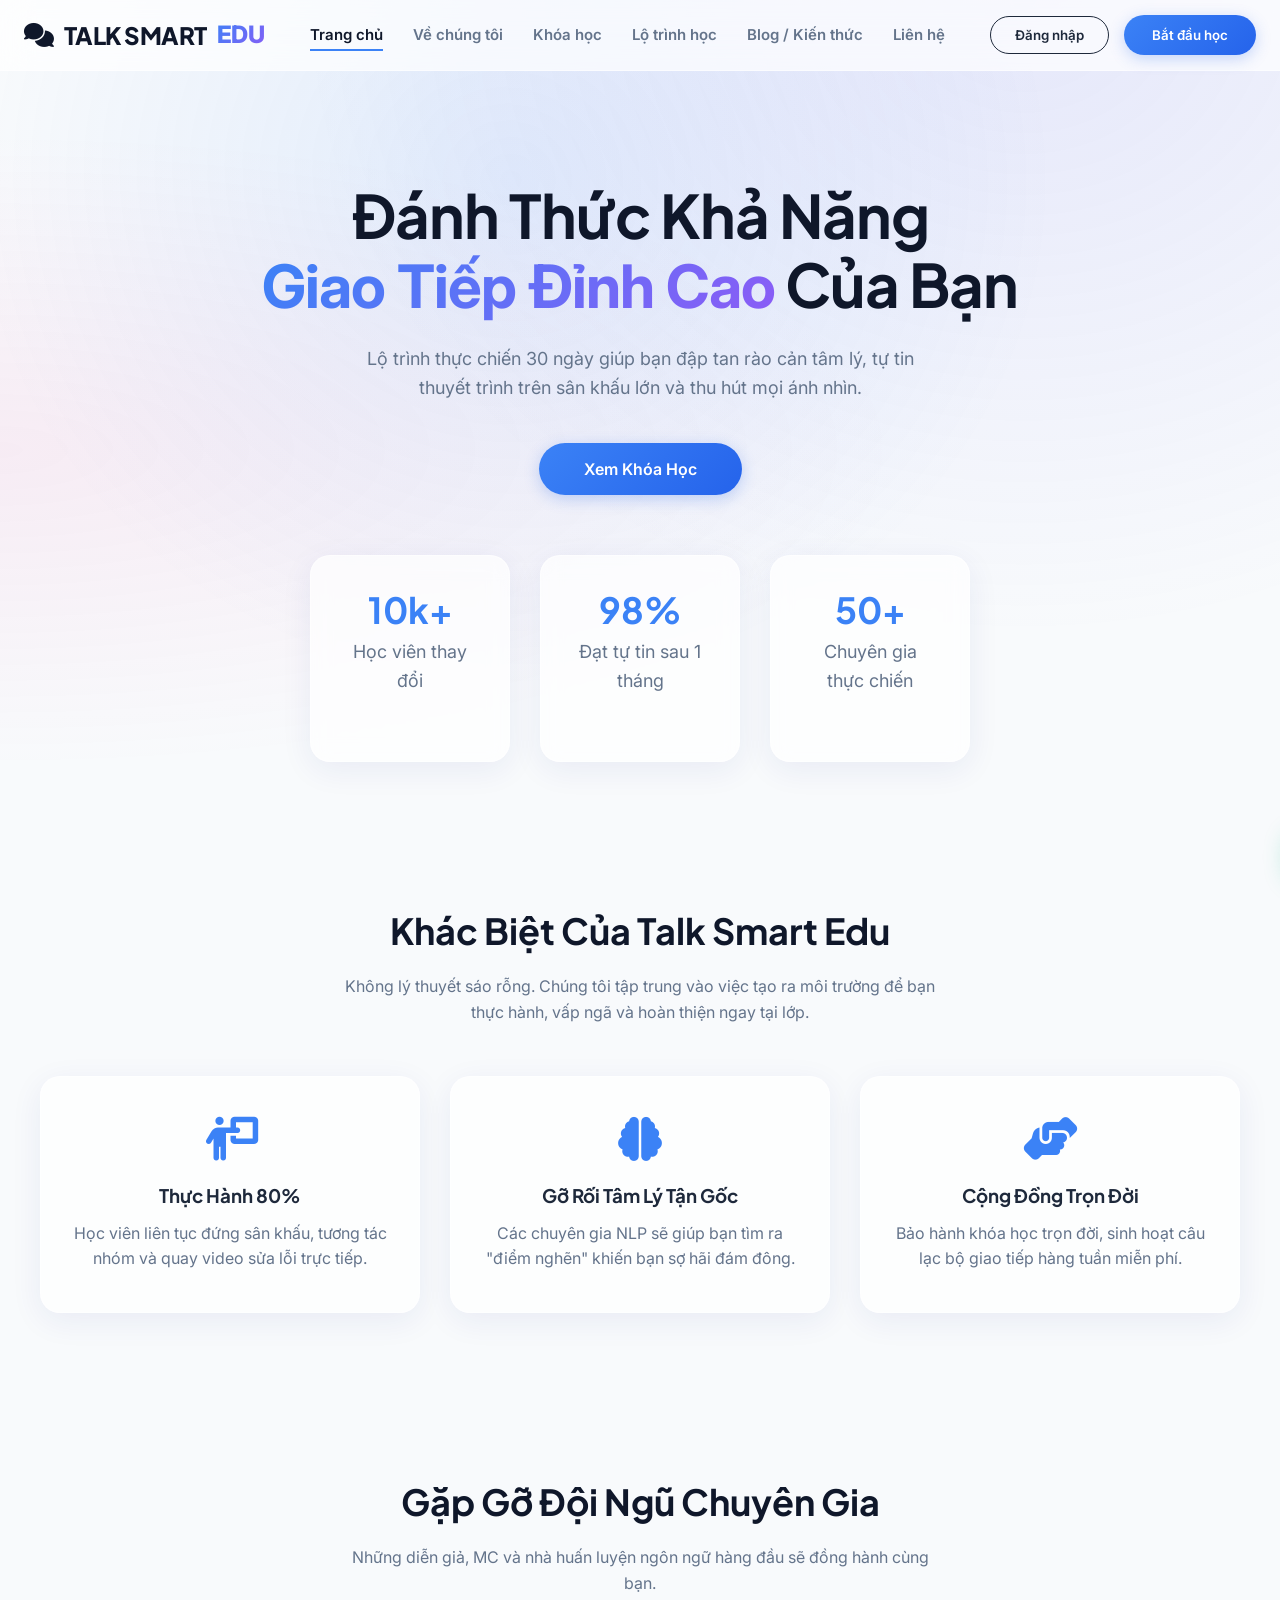
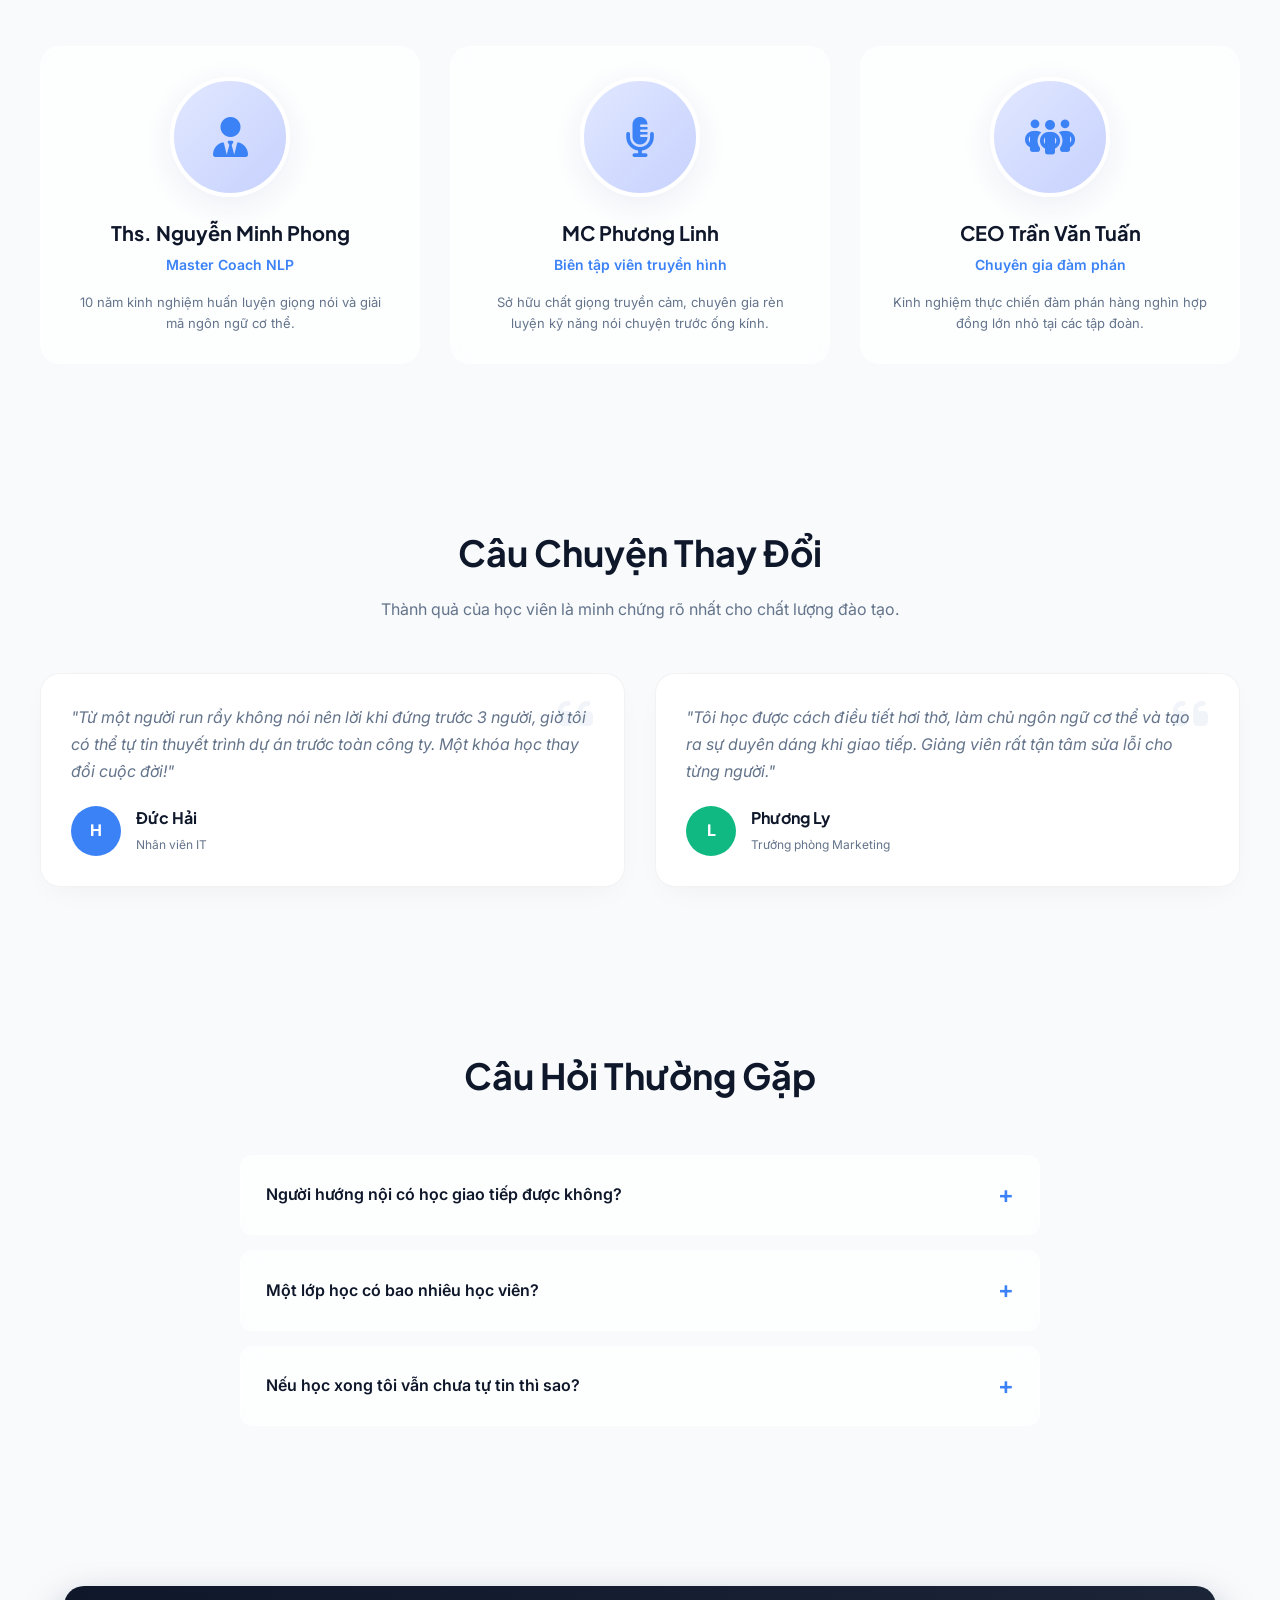
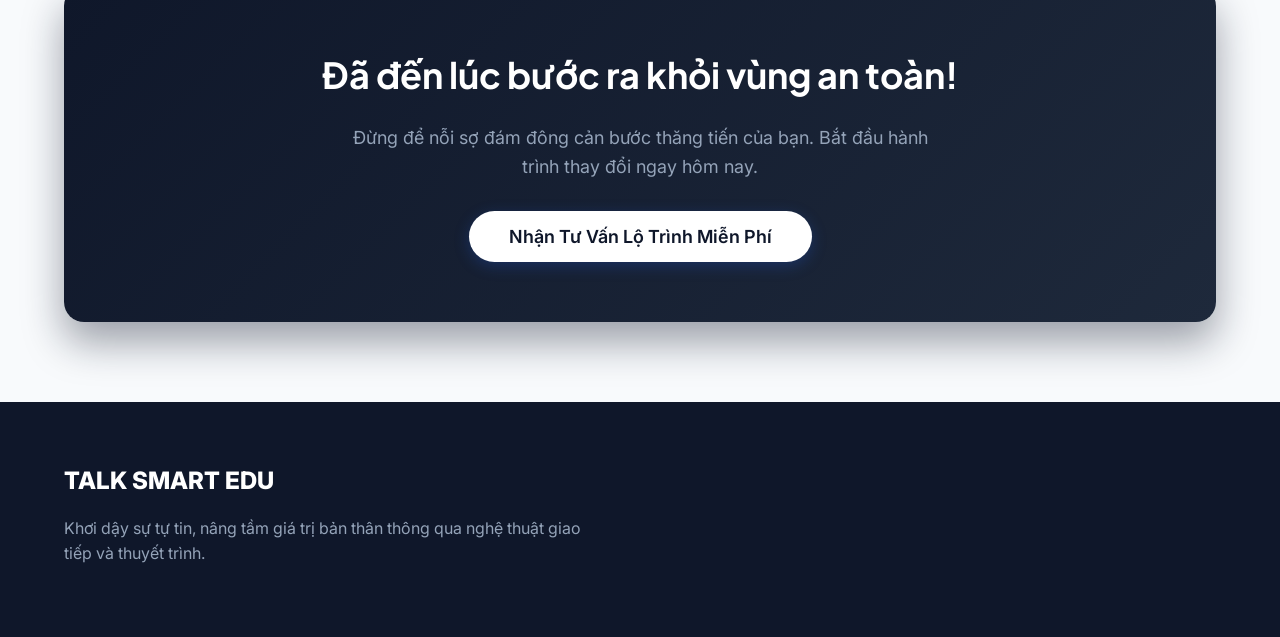
<file: index.html>
<!DOCTYPE html>
<html lang="vi">
<head>
    <meta charset="UTF-8">
    <meta name="viewport" content="width=device-width, initial-scale=1.0">
    <title>TALK SMART EDU - Hệ Thống Đào Tạo Giao Tiếp</title>
    <link rel="preconnect" href="https://fonts.googleapis.com">
    <link rel="preconnect" href="https://fonts.gstatic.com" crossorigin>
    <link href="https://fonts.googleapis.com/css2?family=Inter:wght@300;400;500;600;700&family=Plus+Jakarta+Sans:wght@700;800&display=swap" rel="stylesheet">
    <link rel="stylesheet" href="https://cdnjs.cloudflare.com/ajax/libs/font-awesome/6.4.0/css/all.min.css">
    <link rel="stylesheet" href="style.css?v=1">
</head>
<body>
    <div class="bg-mesh"></div>

    <header>
    <div class="container">
        <nav>
            <a class="logo" href="index.html"><i class="fa-solid fa-comments"></i> TALK SMART <span>EDU</span></a>
            
            <ul class="nav-links">
                <li><a href="index.html" class="active">Trang chủ</a></li>
                <li><a href="about.html">Về chúng tôi</a></li>
                <li><a href="courses.html">Khóa học</a></li>
                <li><a href="roadmap.html">Lộ trình học</a></li>
                <li><a href="blog.html">Blog / Kiến thức</a></li>
                <li><a href="contact.html">Liên hệ</a></li>
            </ul>
            
            <div class="nav-actions">
                <button class="btn-outline" onclick="app.openModal('login')">Đăng nhập</button>
                <button class="btn-main" onclick="window.location.href='courses.html'">Bắt đầu học</button>
            </div>
        </nav>
    </div>
</header>

    <main>
        <section class="hero container">
            <h1>Đánh Thức Khả Năng<br><span>Giao Tiếp Đỉnh Cao</span> Của Bạn</h1>
            <p>Lộ trình thực chiến 30 ngày giúp bạn đập tan rào cản tâm lý, tự tin thuyết trình trên sân khấu lớn và thu hút mọi ánh nhìn.</p>
            <button class="btn-main" style="padding: 16px 45px; font-size: 16px;" onclick="window.location.href='courses.html'">Xem Khóa Học</button>
            
            <div class="hero-stats">
                <div class="stat-item"><h3>10k+</h3><p>Học viên thay đổi</p></div>
                <div class="stat-item"><h3>98%</h3><p>Đạt tự tin sau 1 tháng</p></div>
                <div class="stat-item"><h3>50+</h3><p>Chuyên gia thực chiến</p></div>
            </div>
        </section>
        
        <section class="container" style="padding: 80px 0;">
            <div class="section-title">
                <h2>Khác Biệt Của Talk Smart Edu</h2>
                <p>Không lý thuyết sáo rỗng. Chúng tôi tập trung vào việc tạo ra môi trường để bạn thực hành, vấp ngã và hoàn thiện ngay tại lớp.</p>
            </div>
            <div class="features-grid">
                <div class="feature-card">
                    <i class="fa-solid fa-person-chalkboard"></i>
                    <h3>Thực Hành 80%</h3>
                    <p style="color: var(--text-gray); margin-top: 10px;">Học viên liên tục đứng sân khấu, tương tác nhóm và quay video sửa lỗi trực tiếp.</p>
                </div>
                <div class="feature-card">
                    <i class="fa-solid fa-brain"></i>
                    <h3>Gỡ Rối Tâm Lý Tận Gốc</h3>
                    <p style="color: var(--text-gray); margin-top: 10px;">Các chuyên gia NLP sẽ giúp bạn tìm ra "điểm nghẽn" khiến bạn sợ hãi đám đông.</p>
                </div>
                <div class="feature-card">
                    <i class="fa-solid fa-handshake-angle"></i>
                    <h3>Cộng Đồng Trọn Đời</h3>
                    <p style="color: var(--text-gray); margin-top: 10px;">Bảo hành khóa học trọn đời, sinh hoạt câu lạc bộ giao tiếp hàng tuần miễn phí.</p>
                </div>
            </div>
        </section>

        <section class="container" style="padding: 80px 0;">
            <div class="section-title">
                <h2>Gặp Gỡ Đội Ngũ Chuyên Gia</h2>
                <p>Những diễn giả, MC và nhà huấn luyện ngôn ngữ hàng đầu sẽ đồng hành cùng bạn.</p>
            </div>
            <div class="instructor-grid">
                <div class="instructor-card">
                    <div class="instructor-img"><i class="fa-solid fa-user-tie"></i></div>
                    <h3>Ths. Nguyễn Minh Phong</h3>
                    <p>Master Coach NLP</p>
                    <div style="margin-top:15px; color: var(--text-gray); font-size: 13px;">10 năm kinh nghiệm huấn luyện giọng nói và giải mã ngôn ngữ cơ thể.</div>
                </div>
                <div class="instructor-card">
                    <div class="instructor-img"><i class="fa-solid fa-microphone-lines"></i></div>
                    <h3>MC Phương Linh</h3>
                    <p>Biên tập viên truyền hình</p>
                    <div style="margin-top:15px; color: var(--text-gray); font-size: 13px;">Sở hữu chất giọng truyền cảm, chuyên gia rèn luyện kỹ năng nói chuyện trước ống kính.</div>
                </div>
                <div class="instructor-card">
                    <div class="instructor-img"><i class="fa-solid fa-people-group"></i></div>
                    <h3>CEO Trần Văn Tuấn</h3>
                    <p>Chuyên gia đàm phán</p>
                    <div style="margin-top:15px; color: var(--text-gray); font-size: 13px;">Kinh nghiệm thực chiến đàm phán hàng nghìn hợp đồng lớn nhỏ tại các tập đoàn.</div>
                </div>
            </div>
        </section>

        <section class="container" style="padding: 80px 0;">
            <div class="section-title">
                <h2>Câu Chuyện Thay Đổi</h2>
                <p>Thành quả của học viên là minh chứng rõ nhất cho chất lượng đào tạo.</p>
            </div>
            <div class="testimonial-grid">
                <div class="testimonial-card">
                    <i class="fa-solid fa-quote-left"></i>
                    <p class="testimonial-content">"Từ một người run rẩy không nói nên lời khi đứng trước 3 người, giờ tôi có thể tự tin thuyết trình dự án trước toàn công ty. Một khóa học thay đổi cuộc đời!"</p>
                    <div class="testimonial-author">
                        <div class="author-avatar">H</div>
                        <div>
                            <h4 style="color: var(--secondary);">Đức Hải</h4>
                            <span style="font-size: 12px; color: var(--text-gray);">Nhân viên IT</span>
                        </div>
                    </div>
                </div>
                <div class="testimonial-card">
                    <i class="fa-solid fa-quote-left"></i>
                    <p class="testimonial-content">"Tôi học được cách điều tiết hơi thở, làm chủ ngôn ngữ cơ thể và tạo ra sự duyên dáng khi giao tiếp. Giảng viên rất tận tâm sửa lỗi cho từng người."</p>
                    <div class="testimonial-author">
                        <div class="author-avatar" style="background: #10b981;">L</div>
                        <div>
                            <h4 style="color: var(--secondary);">Phương Ly</h4>
                            <span style="font-size: 12px; color: var(--text-gray);">Trưởng phòng Marketing</span>
                        </div>
                    </div>
                </div>
            </div>
        </section>

        <section class="container" style="padding: 80px 0;">
            <div class="section-title">
                <h2>Câu Hỏi Thường Gặp</h2>
            </div>
            <div class="faq-list">
                <details>
                    <summary>Người hướng nội có học giao tiếp được không?</summary>
                    <div class="faq-content">Hoàn toàn được. Hướng nội không phải là điểm yếu. Chúng tôi sẽ giúp bạn sử dụng sự tinh tế, khả năng lắng nghe sâu sắc của người hướng nội để tạo ra phong cách giao tiếp điềm tĩnh và đáng tin cậy.</div>
                </details>
                <details>
                    <summary>Một lớp học có bao nhiêu học viên?</summary>
                    <div class="faq-content">Để đảm bảo chất lượng, mỗi lớp học offline chỉ giới hạn từ 10 - 15 học viên, giúp giảng viên có thời gian sửa lỗi trực tiếp 1-1 cho từng bạn trong mỗi buổi học.</div>
                </details>
                <details>
                    <summary>Nếu học xong tôi vẫn chưa tự tin thì sao?</summary>
                    <div class="faq-content">Talk Smart Edu có chính sách bảo hành học tập trọn đời. Bạn được phép đăng ký học lại hoàn toàn miễn phí cho đến khi nào thực sự làm chủ được kỹ năng.</div>
                </details>
            </div>
        </section>

        <section class="container">
            <div class="cta-section">
                <h2>Đã đến lúc bước ra khỏi vùng an toàn!</h2>
                <p style="color: #94a3b8; font-size: 18px; margin-bottom: 30px; max-width: 600px; margin-left: auto; margin-right: auto;">Đừng để nỗi sợ đám đông cản bước thăng tiến của bạn. Bắt đầu hành trình thay đổi ngay hôm nay.</p>
                <button class="btn-main" style="background: white; color: var(--secondary); font-size: 18px; padding: 15px 40px;" onclick="app.openModal('consult')">Nhận Tư Vấn Lộ Trình Miễn Phí</button>
            </div>
        </section>
    </main>

    <footer>
        <div class="container">
            <div class="footer-grid">
                <div>
                    <a class="footer-logo">TALK SMART EDU</a>
                    <p>Khơi dậy sự tự tin, nâng tầm giá trị bản thân thông qua nghệ thuật giao tiếp và thuyết trình.</p>
                </div>
                </div>
        </div>
    </footer>

    <div class="modal-overlay" id="authModal">
        <div class="modal-content">
            <button class="close-btn" onclick="app.closeModal('authModal')"><i class="fa-solid fa-xmark"></i></button>
            <div class="tab-switcher">
                <button class="tab-btn active" id="tabLogin" onclick="app.switchAuthTab('login')">Đăng nhập</button>
                <button class="tab-btn" id="tabRegister" onclick="app.switchAuthTab('register')">Đăng ký</button>
            </div>
            
            <form id="formLogin" onsubmit="event.preventDefault(); app.showToast('Đăng nhập thành công!'); app.closeModal('authModal');">
                <div class="form-group"><label>Email</label><input type="text" class="form-control" placeholder="Nhập email" required></div>
                <div class="form-group"><label>Mật khẩu</label><input type="password" class="form-control" placeholder="Nhập mật khẩu" required></div>
                <button type="submit" class="btn-main" style="width: 100%; padding: 12px; border-radius:30px;">ĐĂNG NHẬP</button>
            </form>
            
            <form id="formRegister" style="display: none;" onsubmit="event.preventDefault(); app.showToast('Đăng ký tài khoản thành công!'); app.closeModal('authModal');">
                <div class="form-group"><label>Họ và tên</label><input type="text" class="form-control" placeholder="Tên của bạn" required></div>
                <div class="form-group"><label>Email</label><input type="email" class="form-control" placeholder="Email của bạn" required></div>
                <div class="form-group"><label>Mật khẩu</label><input type="password" class="form-control" placeholder="Tạo mật khẩu" required></div>
                <button type="submit" class="btn-main" style="width: 100%; padding: 12px; border-radius:30px;">TẠO TÀI KHOẢN</button>
            </form>
        </div>
    </div>

    <div class="modal-overlay" id="consultModal">
        <div class="modal-content">
            <button class="close-btn" onclick="app.closeModal('consultModal')"><i class="fa-solid fa-xmark"></i></button>
            <h2 style="margin-bottom: 20px; text-align: center; color: var(--secondary);">Đăng ký nhận tư vấn</h2>
            <form onsubmit="event.preventDefault(); app.showToast('Đã nhận thông tin! Tư vấn viên sẽ liên hệ sớm.'); app.closeModal('consultModal');">
                <div class="form-group"><label>Số điện thoại (Zalo)</label><input type="tel" class="form-control" placeholder="09xx xxx xxx" required></div>
                <div class="form-group">
                    <label>Vấn đề bạn đang gặp phải</label>
                    <select class="form-control">
                        <option>Ngại giao tiếp, sợ đám đông</option>
                        <option>Kỹ năng thuyết trình kém</option>
                        <option>Cần kỹ năng cho công sở/phỏng vấn</option>
                    </select>
                </div>
                <button type="submit" class="btn-main" style="width: 100%; padding: 12px; border-radius:30px;">GỬI YÊU CẦU</button>
            </form>
        </div>
    </div>

    <div class="toast" id="toastBox"><i class="fa-solid fa-circle-check"></i><span id="toastMsg"></span></div>
    
    <script src="script.js"></script>
</body>
</html>
</file>
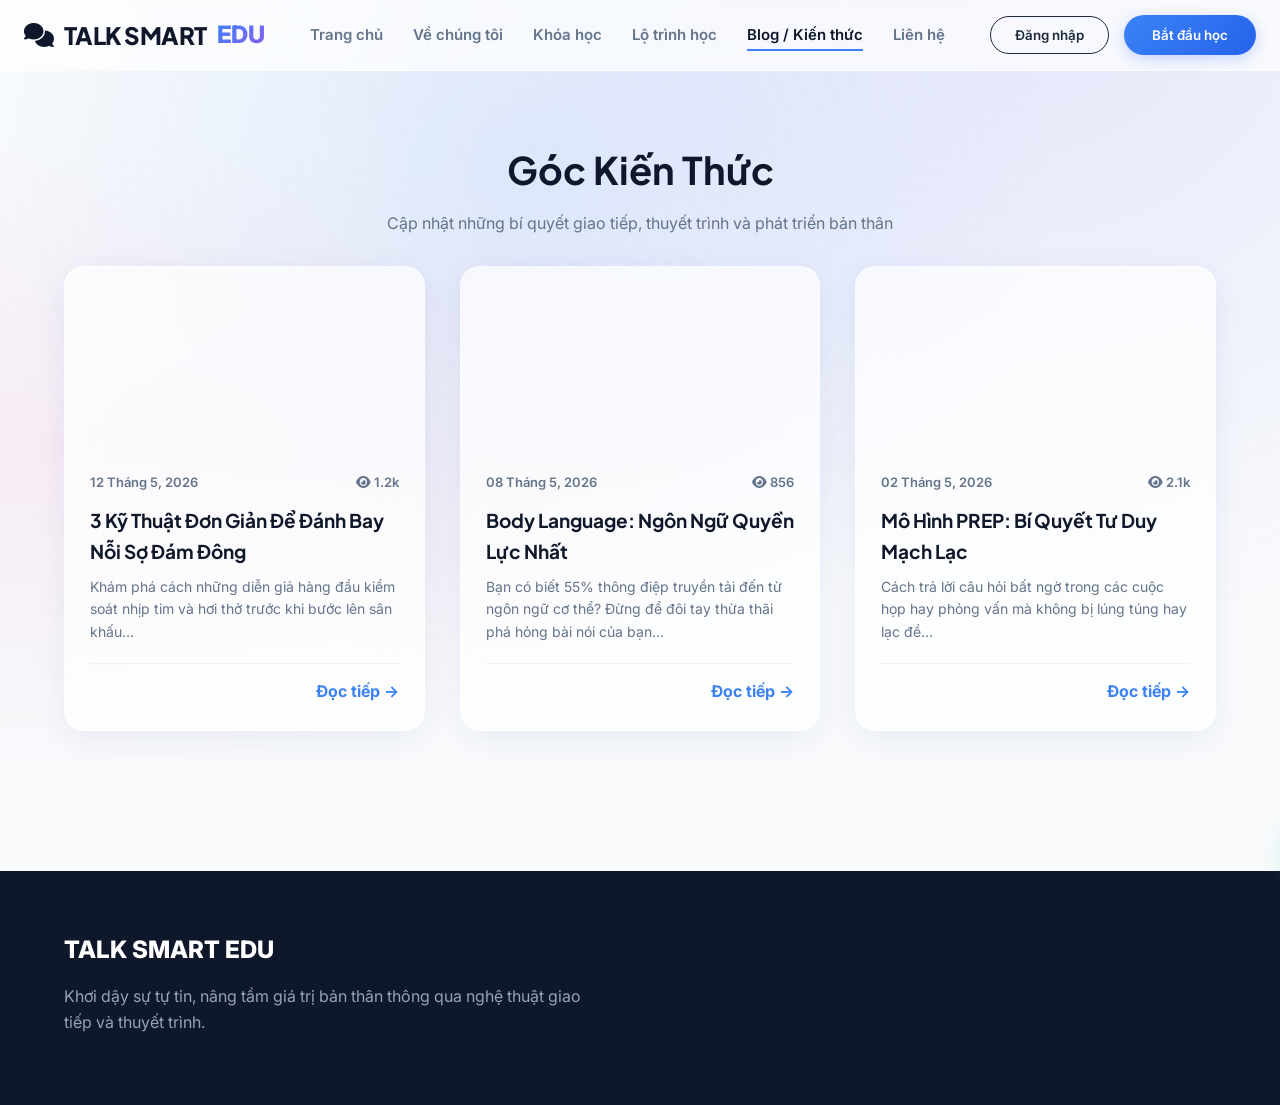
<file: blog.html>
<!DOCTYPE html>
<html lang="vi">
<head>
    <meta charset="UTF-8">
    <meta name="viewport" content="width=device-width, initial-scale=1.0">
    <title>TALK SMART EDU - Hệ Thống Đào Tạo Giao Tiếp</title>
    <link rel="preconnect" href="https://fonts.googleapis.com">
    <link rel="preconnect" href="https://fonts.gstatic.com" crossorigin>
    <link href="https://fonts.googleapis.com/css2?family=Inter:wght@300;400;500;600;700&family=Plus+Jakarta+Sans:wght@700;800&display=swap" rel="stylesheet">
    <link rel="stylesheet" href="https://cdnjs.cloudflare.com/ajax/libs/font-awesome/6.4.0/css/all.min.css">
    <link rel="stylesheet" href="style.css?v=1">
</head>
<body>
    <div class="bg-mesh"></div>

    <header>
    <div class="container">
        <nav>
            <a class="logo" href="index.html"><i class="fa-solid fa-comments"></i> TALK SMART <span>EDU</span></a>
            
            <ul class="nav-links">
                <li><a href="index.html">Trang chủ</a></li>
                <li><a href="about.html">Về chúng tôi</a></li>
                <li><a href="courses.html">Khóa học</a></li>
                <li><a href="roadmap.html">Lộ trình học</a></li>
                <li><a href="blog.html"  class="active">Blog / Kiến thức</a></li>
                <li><a href="contact.html">Liên hệ</a></li>
            </ul>
            
            <div class="nav-actions">
                <button class="btn-outline" onclick="app.openModal('login')">Đăng nhập</button>
                <button class="btn-main" onclick="window.location.href='courses.html'">Bắt đầu học</button>
            </div>
        </nav>
    </div>
</header>

    <main class="container">
    <div class="page-header">
        <h1>Góc Kiến Thức</h1>
        <p style="color: var(--text-gray)">Cập nhật những bí quyết giao tiếp, thuyết trình và phát triển bản thân</p>
    </div>

    <div class="course-grid" style="padding-bottom: 80px;">
        <div class="course-card">
            <div class="course-img" style="height: 180px; background: url('https://images.unsplash.com/photo-1544531586-fde5298cdd40?auto=format&fit=crop&w=500&q=80') center/cover;">
                </div>
            <div class="course-body">
                <div class="course-meta"><span>12 Tháng 5, 2026</span><span><i class="fa-solid fa-eye"></i> 1.2k</span></div>
                <h3>3 Kỹ Thuật Đơn Giản Để Đánh Bay Nỗi Sợ Đám Đông</h3>
                <p>Khám phá cách những diễn giả hàng đầu kiểm soát nhịp tim và hơi thở trước khi bước lên sân khấu...</p>
                <div class="course-footer" style="justify-content: flex-end;">
                    <span style="color: var(--primary); font-weight: 700;">Đọc tiếp &rarr;</span>
                </div>
            </div>
        </div>

        <div class="course-card">
            <div class="course-img" style="height: 180px; background: url('https://images.unsplash.com/photo-1573164713988-8665fc963095?auto=format&fit=crop&w=500&q=80') center/cover;"></div>
            <div class="course-body">
                <div class="course-meta"><span>08 Tháng 5, 2026</span><span><i class="fa-solid fa-eye"></i> 856</span></div>
                <h3>Body Language: Ngôn Ngữ Quyền Lực Nhất</h3>
                <p>Bạn có biết 55% thông điệp truyền tải đến từ ngôn ngữ cơ thể? Đừng để đôi tay thừa thãi phá hỏng bài nói của bạn...</p>
                <div class="course-footer" style="justify-content: flex-end;">
                    <span style="color: var(--primary); font-weight: 700;">Đọc tiếp &rarr;</span>
                </div>
            </div>
        </div>
        
        <div class="course-card">
            <div class="course-img" style="height: 180px; background: url('https://images.unsplash.com/photo-1552664730-d307ca884978?auto=format&fit=crop&w=500&q=80') center/cover;"></div>
            <div class="course-body">
                <div class="course-meta"><span>02 Tháng 5, 2026</span><span><i class="fa-solid fa-eye"></i> 2.1k</span></div>
                <h3>Mô Hình PREP: Bí Quyết Tư Duy Mạch Lạc</h3>
                <p>Cách trả lời câu hỏi bất ngờ trong các cuộc họp hay phỏng vấn mà không bị lúng túng hay lạc đề...</p>
                <div class="course-footer" style="justify-content: flex-end;">
                    <span style="color: var(--primary); font-weight: 700;">Đọc tiếp &rarr;</span>
                </div>
            </div>
        </div>
    </div>
</main>

    <footer>
        <div class="container">
            <div class="footer-grid">
                <div>
                    <a class="footer-logo">TALK SMART EDU</a>
                    <p>Khơi dậy sự tự tin, nâng tầm giá trị bản thân thông qua nghệ thuật giao tiếp và thuyết trình.</p>
                </div>
                </div>
        </div>
    </footer>

    <div class="modal-overlay" id="authModal">
        <div class="modal-content">
            <button class="close-btn" onclick="app.closeModal('authModal')"><i class="fa-solid fa-xmark"></i></button>
            <div class="tab-switcher">
                <button class="tab-btn active" id="tabLogin" onclick="app.switchAuthTab('login')">Đăng nhập</button>
                <button class="tab-btn" id="tabRegister" onclick="app.switchAuthTab('register')">Đăng ký</button>
            </div>
            
            <form id="formLogin" onsubmit="event.preventDefault(); app.showToast('Đăng nhập thành công!'); app.closeModal('authModal');">
                <div class="form-group"><label>Email</label><input type="text" class="form-control" placeholder="Nhập email" required></div>
                <div class="form-group"><label>Mật khẩu</label><input type="password" class="form-control" placeholder="Nhập mật khẩu" required></div>
                <button type="submit" class="btn-main" style="width: 100%; padding: 12px; border-radius:30px;">ĐĂNG NHẬP</button>
            </form>
            
            <form id="formRegister" style="display: none;" onsubmit="event.preventDefault(); app.showToast('Đăng ký tài khoản thành công!'); app.closeModal('authModal');">
                <div class="form-group"><label>Họ và tên</label><input type="text" class="form-control" placeholder="Tên của bạn" required></div>
                <div class="form-group"><label>Email</label><input type="email" class="form-control" placeholder="Email của bạn" required></div>
                <div class="form-group"><label>Mật khẩu</label><input type="password" class="form-control" placeholder="Tạo mật khẩu" required></div>
                <button type="submit" class="btn-main" style="width: 100%; padding: 12px; border-radius:30px;">TẠO TÀI KHOẢN</button>
            </form>
        </div>
    </div>

    <div class="modal-overlay" id="consultModal">
        <div class="modal-content">
            <button class="close-btn" onclick="app.closeModal('consultModal')"><i class="fa-solid fa-xmark"></i></button>
            <h2 style="margin-bottom: 20px; text-align: center; color: var(--secondary);">Đăng ký nhận tư vấn</h2>
            <form onsubmit="event.preventDefault(); app.showToast('Đã nhận thông tin! Tư vấn viên sẽ liên hệ sớm.'); app.closeModal('consultModal');">
                <div class="form-group"><label>Số điện thoại (Zalo)</label><input type="tel" class="form-control" placeholder="09xx xxx xxx" required></div>
                <div class="form-group">
                    <label>Vấn đề bạn đang gặp phải</label>
                    <select class="form-control">
                        <option>Ngại giao tiếp, sợ đám đông</option>
                        <option>Kỹ năng thuyết trình kém</option>
                        <option>Cần kỹ năng cho công sở/phỏng vấn</option>
                    </select>
                </div>
                <button type="submit" class="btn-main" style="width: 100%; padding: 12px; border-radius:30px;">GỬI YÊU CẦU</button>
            </form>
        </div>
    </div>

    <div class="toast" id="toastBox"><i class="fa-solid fa-circle-check"></i><span id="toastMsg"></span></div>
    
    <script src="script.js"></script>
</body>
</html>
</file>
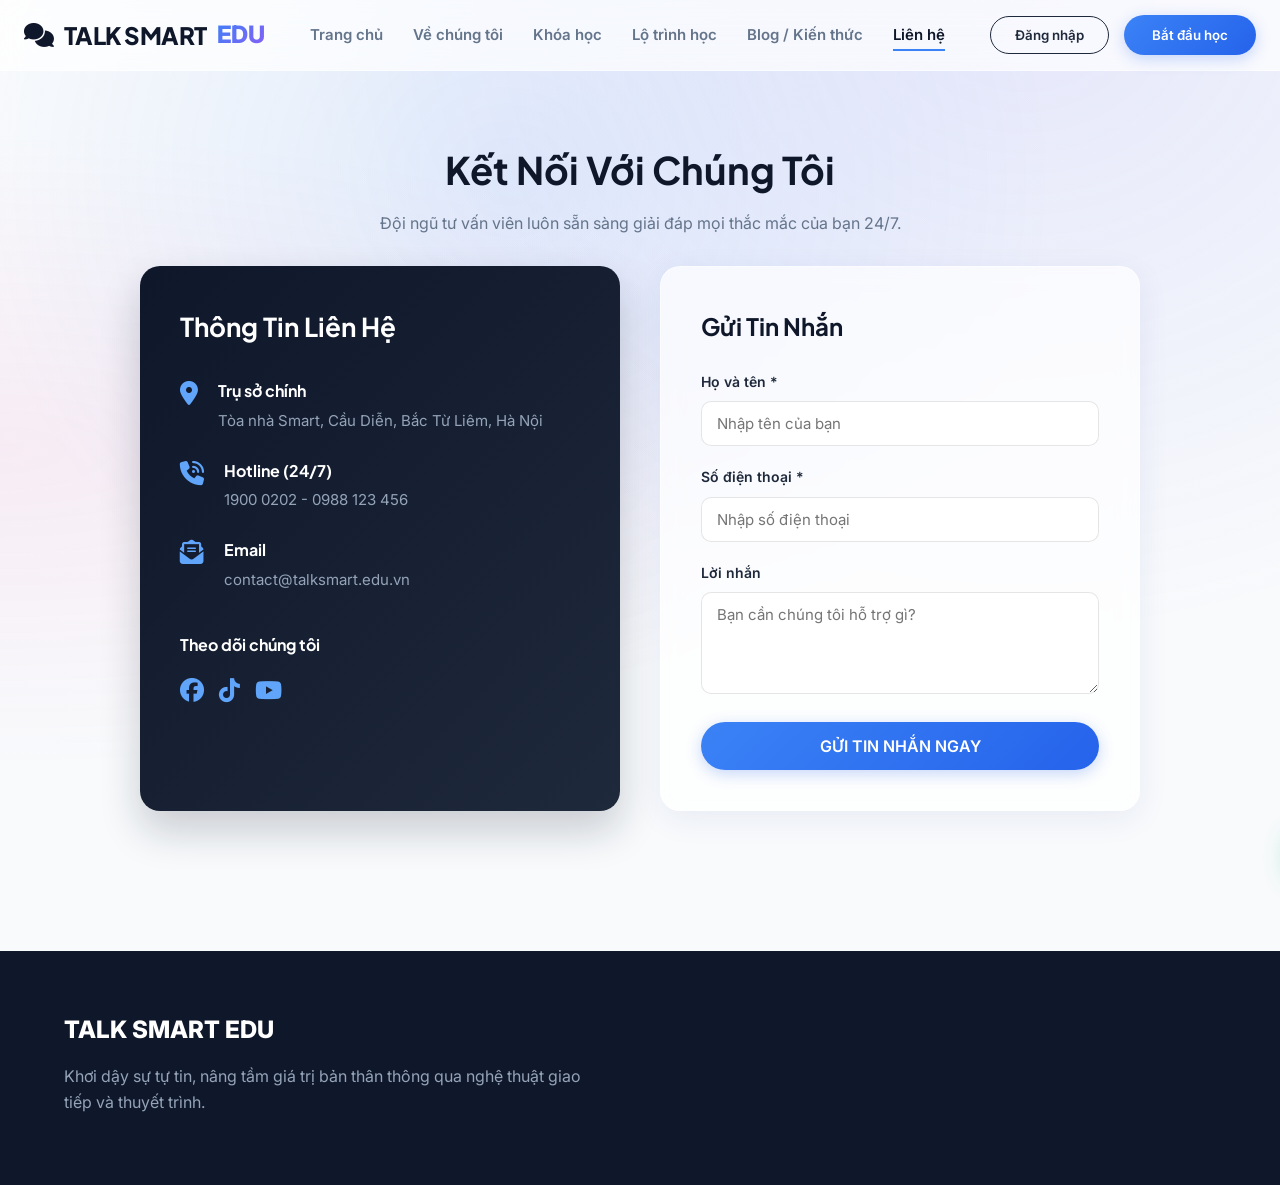
<file: contact.html>
<!DOCTYPE html>
<html lang="vi">
<head>
    <meta charset="UTF-8">
    <meta name="viewport" content="width=device-width, initial-scale=1.0">
    <title>TALK SMART EDU - Hệ Thống Đào Tạo Giao Tiếp</title>
    <link rel="preconnect" href="https://fonts.googleapis.com">
    <link rel="preconnect" href="https://fonts.gstatic.com" crossorigin>
    <link href="https://fonts.googleapis.com/css2?family=Inter:wght@300;400;500;600;700&family=Plus+Jakarta+Sans:wght@700;800&display=swap" rel="stylesheet">
    <link rel="stylesheet" href="https://cdnjs.cloudflare.com/ajax/libs/font-awesome/6.4.0/css/all.min.css">
    <link rel="stylesheet" href="style.css?v=1">
</head>
<body>
    <div class="bg-mesh"></div>

    <header>
    <div class="container">
        <nav>
            <a class="logo" href="index.html"><i class="fa-solid fa-comments"></i> TALK SMART <span>EDU</span></a>
            
            <ul class="nav-links">
                <li><a href="index.html">Trang chủ</a></li>
                <li><a href="about.html">Về chúng tôi</a></li>
                <li><a href="courses.html">Khóa học</a></li>
                <li><a href="roadmap.html">Lộ trình học</a></li>
                <li><a href="blog.html">Blog / Kiến thức</a></li>
                <li><a href="contact.html"  class="active">Liên hệ</a></li>
            </ul>
            
            <div class="nav-actions">
                <button class="btn-outline" onclick="app.openModal('login')">Đăng nhập</button>
                <button class="btn-main" onclick="window.location.href='courses.html'">Bắt đầu học</button>
            </div>
        </nav>
    </div>
</header>

    <main class="container" style="padding-bottom: 80px;">
    <div class="page-header">
        <h1>Kết Nối Với Chúng Tôi</h1>
        <p style="color: var(--text-gray)">Đội ngũ tư vấn viên luôn sẵn sàng giải đáp mọi thắc mắc của bạn 24/7.</p>
    </div>

    <div class="contact-grid">
        <div class="contact-info">
            <h3>Thông Tin Liên Hệ</h3>
            <div class="info-item">
                <i class="fa-solid fa-location-dot"></i>
                <div class="info-text">
                    <h4>Trụ sở chính</h4>
                    <p>Tòa nhà Smart, Cầu Diễn, Bắc Từ Liêm, Hà Nội</p>
                </div>
            </div>
            <div class="info-item">
                <i class="fa-solid fa-phone-volume"></i>
                <div class="info-text">
                    <h4>Hotline (24/7)</h4>
                    <p>1900 0202 - 0988 123 456</p>
                </div>
            </div>
            <div class="info-item">
                <i class="fa-solid fa-envelope-open-text"></i>
                <div class="info-text">
                    <h4>Email</h4>
                    <p>contact@talksmart.edu.vn</p>
                </div>
            </div>
            <div style="margin-top: 40px;">
                <h4 style="margin-bottom: 15px;">Theo dõi chúng tôi</h4>
                <div style="display: flex; gap: 15px; font-size: 24px;">
                    <a href="#" style="color: var(--accent); transition: 0.3s;" onmouseover="this.style.color='white'" onmouseout="this.style.color='var(--accent)'"><i class="fa-brands fa-facebook"></i></a>
                    <a href="#" style="color: var(--accent); transition: 0.3s;" onmouseover="this.style.color='white'" onmouseout="this.style.color='var(--accent)'"><i class="fa-brands fa-tiktok"></i></a>
                    <a href="#" style="color: var(--accent); transition: 0.3s;" onmouseover="this.style.color='white'" onmouseout="this.style.color='var(--accent)'"><i class="fa-brands fa-youtube"></i></a>
                </div>
            </div>
        </div>

        <div class="contact-form">
            <h3 style="margin-bottom: 25px; color: var(--secondary); font-size: 24px;">Gửi Tin Nhắn</h3>
            <form onsubmit="event.preventDefault(); app.showToast('Tin nhắn đã được gửi thành công!'); this.reset();">
                <div class="form-group">
                    <label>Họ và tên *</label>
                    <input type="text" class="form-control" placeholder="Nhập tên của bạn" required>
                </div>
                <div class="form-group">
                    <label>Số điện thoại *</label>
                    <input type="tel" class="form-control" placeholder="Nhập số điện thoại" required>
                </div>
                <div class="form-group">
                    <label>Lời nhắn</label>
                    <textarea class="form-control" rows="4" placeholder="Bạn cần chúng tôi hỗ trợ gì?" style="resize: vertical;" required></textarea>
                </div>
                <button type="submit" class="btn-main" style="width: 100%; padding: 14px; font-size: 16px;">GỬI TIN NHẮN NGAY</button>
            </form>
        </div>
    </div>
</main>

    <footer>
        <div class="container">
            <div class="footer-grid">
                <div>
                    <a class="footer-logo">TALK SMART EDU</a>
                    <p>Khơi dậy sự tự tin, nâng tầm giá trị bản thân thông qua nghệ thuật giao tiếp và thuyết trình.</p>
                </div>
                </div>
        </div>
    </footer>

    <div class="modal-overlay" id="authModal">
        <div class="modal-content">
            <button class="close-btn" onclick="app.closeModal('authModal')"><i class="fa-solid fa-xmark"></i></button>
            <div class="tab-switcher">
                <button class="tab-btn active" id="tabLogin" onclick="app.switchAuthTab('login')">Đăng nhập</button>
                <button class="tab-btn" id="tabRegister" onclick="app.switchAuthTab('register')">Đăng ký</button>
            </div>
            
            <form id="formLogin" onsubmit="event.preventDefault(); app.showToast('Đăng nhập thành công!'); app.closeModal('authModal');">
                <div class="form-group"><label>Email</label><input type="text" class="form-control" placeholder="Nhập email" required></div>
                <div class="form-group"><label>Mật khẩu</label><input type="password" class="form-control" placeholder="Nhập mật khẩu" required></div>
                <button type="submit" class="btn-main" style="width: 100%; padding: 12px; border-radius:30px;">ĐĂNG NHẬP</button>
            </form>
            
            <form id="formRegister" style="display: none;" onsubmit="event.preventDefault(); app.showToast('Đăng ký tài khoản thành công!'); app.closeModal('authModal');">
                <div class="form-group"><label>Họ và tên</label><input type="text" class="form-control" placeholder="Tên của bạn" required></div>
                <div class="form-group"><label>Email</label><input type="email" class="form-control" placeholder="Email của bạn" required></div>
                <div class="form-group"><label>Mật khẩu</label><input type="password" class="form-control" placeholder="Tạo mật khẩu" required></div>
                <button type="submit" class="btn-main" style="width: 100%; padding: 12px; border-radius:30px;">TẠO TÀI KHOẢN</button>
            </form>
        </div>
    </div>

    <div class="modal-overlay" id="consultModal">
        <div class="modal-content">
            <button class="close-btn" onclick="app.closeModal('consultModal')"><i class="fa-solid fa-xmark"></i></button>
            <h2 style="margin-bottom: 20px; text-align: center; color: var(--secondary);">Đăng ký nhận tư vấn</h2>
            <form onsubmit="event.preventDefault(); app.showToast('Đã nhận thông tin! Tư vấn viên sẽ liên hệ sớm.'); app.closeModal('consultModal');">
                <div class="form-group"><label>Số điện thoại (Zalo)</label><input type="tel" class="form-control" placeholder="09xx xxx xxx" required></div>
                <div class="form-group">
                    <label>Vấn đề bạn đang gặp phải</label>
                    <select class="form-control">
                        <option>Ngại giao tiếp, sợ đám đông</option>
                        <option>Kỹ năng thuyết trình kém</option>
                        <option>Cần kỹ năng cho công sở/phỏng vấn</option>
                    </select>
                </div>
                <button type="submit" class="btn-main" style="width: 100%; padding: 12px; border-radius:30px;">GỬI YÊU CẦU</button>
            </form>
        </div>
    </div>

    <div class="toast" id="toastBox"><i class="fa-solid fa-circle-check"></i><span id="toastMsg"></span></div>
    
    <script src="script.js"></script>
</body>
</html>
</file>
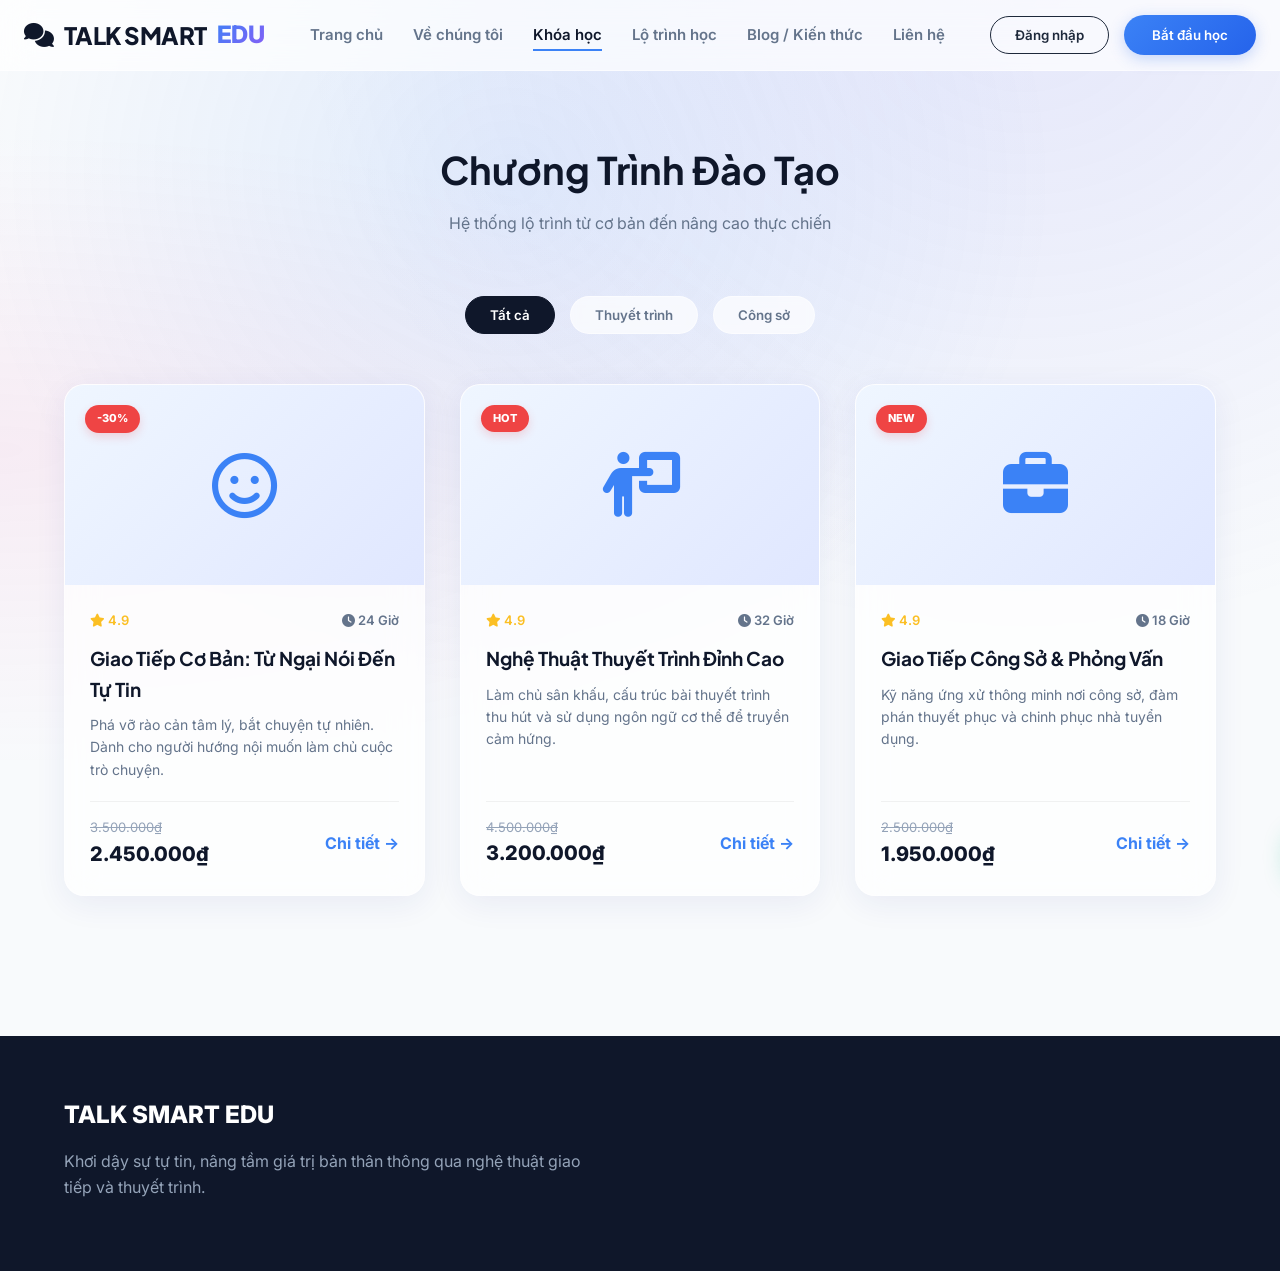
<file: courses.html>
<!DOCTYPE html>
<html lang="vi">
<head>
    <meta charset="UTF-8">
    <meta name="viewport" content="width=device-width, initial-scale=1.0">
    <title>Danh Sách Khóa Học - TALK SMART EDU</title>
    <link rel="preconnect" href="https://fonts.googleapis.com">
    <link rel="preconnect" href="https://fonts.gstatic.com" crossorigin>
    <link href="https://fonts.googleapis.com/css2?family=Inter:wght@300;400;500;600;700&family=Plus+Jakarta+Sans:wght@700;800&display=swap" rel="stylesheet">
    <link rel="stylesheet" href="https://cdnjs.cloudflare.com/ajax/libs/font-awesome/6.4.0/css/all.min.css">
    <link rel="stylesheet" href="style.css?v=1">
</head>
<body>
    <div class="bg-mesh"></div>

    <header>
        <div class="container">
            <nav>
            <a class="logo" href="index.html"><i class="fa-solid fa-comments"></i> TALK SMART <span>EDU</span></a>
            
            <ul class="nav-links">
                <li><a href="index.html">Trang chủ</a></li>
                <li><a href="about.html">Về chúng tôi</a></li>
                <li><a href="courses.html"  class="active">Khóa học</a></li>
                <li><a href="roadmap.html">Lộ trình học</a></li>
                <li><a href="blog.html">Blog / Kiến thức</a></li>
                <li><a href="contact.html">Liên hệ</a></li>
            </ul>
            
            <div class="nav-actions">
                <button class="btn-outline" onclick="app.openModal('login')">Đăng nhập</button>
                <button class="btn-main" onclick="window.location.href='courses.html'">Bắt đầu học</button>
            </div>
        </nav>
        </div>
    </header>

    <main class="container">
        <div class="page-header">
            <h1>Chương Trình Đào Tạo</h1>
            <p style="color: var(--text-gray)">Hệ thống lộ trình từ cơ bản đến nâng cao thực chiến</p>
        </div>

        <div class="filter-bar">
            <button class="filter-btn active" onclick="app.filterCourses('Tất cả', this)">Tất cả</button>
            <button class="filter-btn" onclick="app.filterCourses('Thuyết trình', this)">Thuyết trình</button>
            <button class="filter-btn" onclick="app.filterCourses('Công sở', this)">Công sở</button>
        </div>

        <div class="course-grid" id="courseList"></div>
    </main>

    <footer>
        <div class="container">
            <div class="footer-grid">
                <div>
                    <a class="footer-logo">TALK SMART EDU</a>
                    <p>Khơi dậy sự tự tin, nâng tầm giá trị bản thân thông qua nghệ thuật giao tiếp và thuyết trình.</p>
                </div>
                </div>
        </div>
    </footer>

    <div class="modal-overlay" id="authModal">
        <div class="modal-content">
            <button class="close-btn" onclick="app.closeModal('authModal')"><i class="fa-solid fa-xmark"></i></button>
            <div class="tab-switcher">
                <button class="tab-btn active" id="tabLogin" onclick="app.switchAuthTab('login')">Đăng nhập</button>
                <button class="tab-btn" id="tabRegister" onclick="app.switchAuthTab('register')">Đăng ký</button>
            </div>
            
            <form id="formLogin" onsubmit="event.preventDefault(); app.showToast('Đăng nhập thành công!'); app.closeModal('authModal');">
                <div class="form-group"><label>Email</label><input type="text" class="form-control" placeholder="Nhập email" required></div>
                <div class="form-group"><label>Mật khẩu</label><input type="password" class="form-control" placeholder="Nhập mật khẩu" required></div>
                <button type="submit" class="btn-main" style="width: 100%; padding: 12px; border-radius:30px;">ĐĂNG NHẬP</button>
            </form>
            
            <form id="formRegister" style="display: none;" onsubmit="event.preventDefault(); app.showToast('Đăng ký tài khoản thành công!'); app.closeModal('authModal');">
                <div class="form-group"><label>Họ và tên</label><input type="text" class="form-control" placeholder="Tên của bạn" required></div>
                <div class="form-group"><label>Email</label><input type="email" class="form-control" placeholder="Email của bạn" required></div>
                <div class="form-group"><label>Mật khẩu</label><input type="password" class="form-control" placeholder="Tạo mật khẩu" required></div>
                <button type="submit" class="btn-main" style="width: 100%; padding: 12px; border-radius:30px;">TẠO TÀI KHOẢN</button>
            </form>
        </div>
    </div>

    <div class="modal-overlay" id="consultModal">
        <div class="modal-content">
            <button class="close-btn" onclick="app.closeModal('consultModal')"><i class="fa-solid fa-xmark"></i></button>
            <h2 style="margin-bottom: 20px; text-align: center; color: var(--secondary);">Đăng ký nhận tư vấn</h2>
            <form onsubmit="event.preventDefault(); app.showToast('Đã nhận thông tin! Tư vấn viên sẽ liên hệ sớm.'); app.closeModal('consultModal');">
                <div class="form-group"><label>Số điện thoại (Zalo)</label><input type="tel" class="form-control" placeholder="09xx xxx xxx" required></div>
                <div class="form-group">
                    <label>Vấn đề bạn đang gặp phải</label>
                    <select class="form-control">
                        <option>Ngại giao tiếp, sợ đám đông</option>
                        <option>Kỹ năng thuyết trình kém</option>
                        <option>Cần kỹ năng cho công sở/phỏng vấn</option>
                    </select>
                </div>
                <button type="submit" class="btn-main" style="width: 100%; padding: 12px; border-radius:30px;">GỬI YÊU CẦU</button>
            </form>
        </div>
    </div>

    <div class="toast" id="toastBox"><i class="fa-solid fa-circle-check"></i><span id="toastMsg"></span></div>
    
    <script src="script.js"></script>
</body>
</html>
</file>
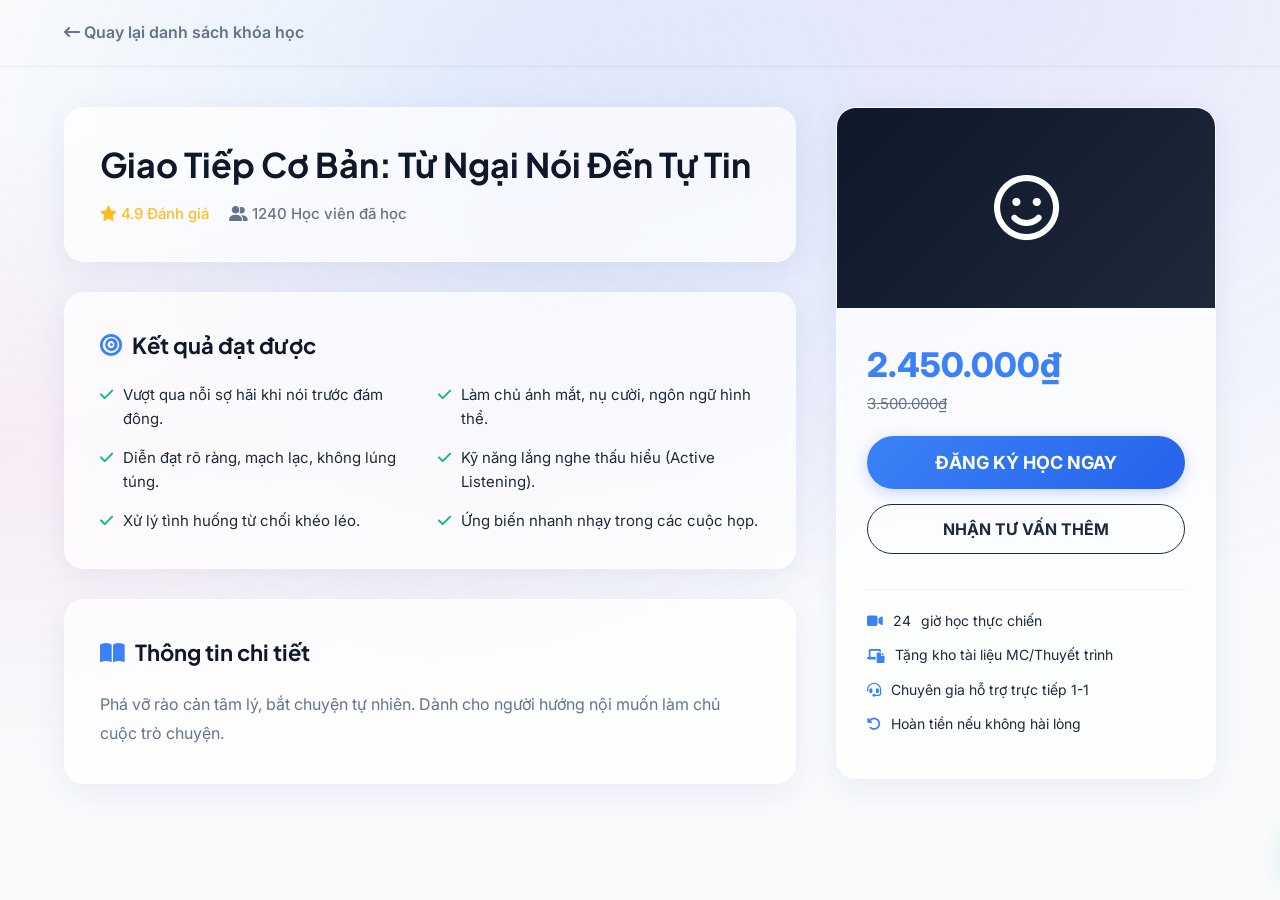
<file: detail.html>
<!DOCTYPE html>
<html lang="vi">
<head>
    <meta charset="UTF-8">
    <meta name="viewport" content="width=device-width, initial-scale=1.0">
    <title>Chi Tiết Khóa Học - TALK SMART EDU</title>
    <link rel="preconnect" href="https://fonts.googleapis.com">
    <link rel="preconnect" href="https://fonts.gstatic.com" crossorigin>
    <link href="https://fonts.googleapis.com/css2?family=Inter:wght@300;400;500;600;700&family=Plus+Jakarta+Sans:wght@700;800&display=swap" rel="stylesheet">
    <link rel="stylesheet" href="https://cdnjs.cloudflare.com/ajax/libs/font-awesome/6.4.0/css/all.min.css">
    <link rel="stylesheet" href="style.css?v=1">
    <style>
        /* Ghi đè padding-top cho riêng trang này vì đã bỏ Header cố định */
        body { padding-top: 0; }
        .back-nav { padding: 20px 0; border-bottom: 1px solid rgba(0,0,0,0.05); margin-bottom: 40px; }
        .back-nav a { font-weight: 600; color: var(--text-gray); transition: 0.3s; }
        .back-nav a:hover { color: var(--primary); }
    </style>
</head>
<body>
    <div class="bg-mesh"></div>

    <div class="back-nav">
        <div class="container">
            <a href="courses.html"><i class="fa-solid fa-arrow-left-long"></i> Quay lại danh sách khóa học</a>
        </div>
    </div>

    <main class="container">
        <div class="detail-layout" style="padding-top: 0;">
            <div class="detail-main">
                <div class="content-block">
                    <h1 id="detailTitle" style="font-size: 34px; margin-bottom: 15px; color: var(--secondary); line-height: 1.3;">Tên khóa học</h1>
                    <div style="display: flex; gap: 20px; font-size: 15px; color: var(--text-gray); font-weight: 500;">
                        <span style="color: #fbbf24;"><i class="fa-solid fa-star"></i> 4.9 Đánh giá</span>
                        <span><i class="fa-solid fa-user-group"></i> <span id="detailStudents">0</span> Học viên đã học</span>
                    </div>
                </div>

                <div class="content-block">
                    <h2><i class="fa-solid fa-bullseye" style="color: var(--primary);"></i> Kết quả đạt được</h2>
                    <ul class="check-list">
                        <li><i class="fa-solid fa-check"></i> Vượt qua nỗi sợ hãi khi nói trước đám đông.</li>
                        <li><i class="fa-solid fa-check"></i> Làm chủ ánh mắt, nụ cười, ngôn ngữ hình thể.</li>
                        <li><i class="fa-solid fa-check"></i> Diễn đạt rõ ràng, mạch lạc, không lúng túng.</li>
                        <li><i class="fa-solid fa-check"></i> Kỹ năng lắng nghe thấu hiểu (Active Listening).</li>
                        <li><i class="fa-solid fa-check"></i> Xử lý tình huống từ chối khéo léo.</li>
                        <li><i class="fa-solid fa-check"></i> Ứng biến nhanh nhạy trong các cuộc họp.</li>
                    </ul>
                </div>

                <div class="content-block">
                    <h2><i class="fa-solid fa-book-open" style="color: var(--primary);"></i> Thông tin chi tiết</h2>
                    <p id="detailDesc" style="color: var(--text-gray); line-height: 1.8; font-size: 16px;"></p>
                </div>
            </div>

            <div>
                <div class="sidebar-sticky" style="top: 20px;">
                    <div class="sidebar-img" id="detailIcon">
                        <i class="fa-regular fa-face-smile"></i>
                    </div>
                    <div class="sidebar-content">
                        <div class="sidebar-price" id="detailPrice">0₫</div>
                        <div class="sidebar-old-price" id="detailOldPrice">0₫</div>
                        
                        <button class="btn-main btn-full" style="font-size: 18px; padding: 16px;" onclick="app.addToCart()">ĐĂNG KÝ HỌC NGAY</button>
                        <button class="btn-outline btn-full" onclick="app.openModal('consult')">NHẬN TƯ VẤN THÊM</button>
                        
                        <ul class="includes-list">
                            <li><i class="fa-solid fa-video"></i> <span id="detailHours">0</span> giờ học thực chiến</li>
                            <li><i class="fa-solid fa-laptop-file"></i> Tặng kho tài liệu MC/Thuyết trình</li>
                            <li><i class="fa-solid fa-headset"></i> Chuyên gia hỗ trợ trực tiếp 1-1</li>
                            <li><i class="fa-solid fa-rotate-left"></i> Hoàn tiền nếu không hài lòng</li>
                        </ul>
                    </div>
                </div>
            </div>
        </div>
    </main>

    <div class="modal-overlay" id="consultModal">
        <div class="modal-content">
            <button class="close-btn" onclick="app.closeModal('consultModal')"><i class="fa-solid fa-xmark"></i></button>
            <h2 style="margin-bottom: 20px; text-align: center; color: var(--secondary);">Đăng ký nhận tư vấn</h2>
            <form onsubmit="event.preventDefault(); app.showToast('Đã nhận thông tin! Tư vấn viên sẽ liên hệ sớm.'); app.closeModal('consultModal');">
                <div class="form-group"><label>Số điện thoại (Zalo)</label><input type="tel" class="form-control" placeholder="09xx xxx xxx" required></div>
                <div class="form-group">
                    <label>Vấn đề bạn đang gặp phải</label>
                    <select class="form-control">
                        <option>Ngại giao tiếp, sợ đám đông</option>
                        <option>Kỹ năng thuyết trình kém</option>
                        <option>Cần kỹ năng cho công sở/phỏng vấn</option>
                    </select>
                </div>
                <button type="submit" class="btn-main" style="width: 100%; padding: 12px; border-radius:30px;">GỬI YÊU CẦU</button>
            </form>
        </div>
    </div>
    <div class="toast" id="toastBox"><i class="fa-solid fa-circle-check"></i><span id="toastMsg"></span></div>


    <script src="script.js"></script>
</body>
</html>
</file>
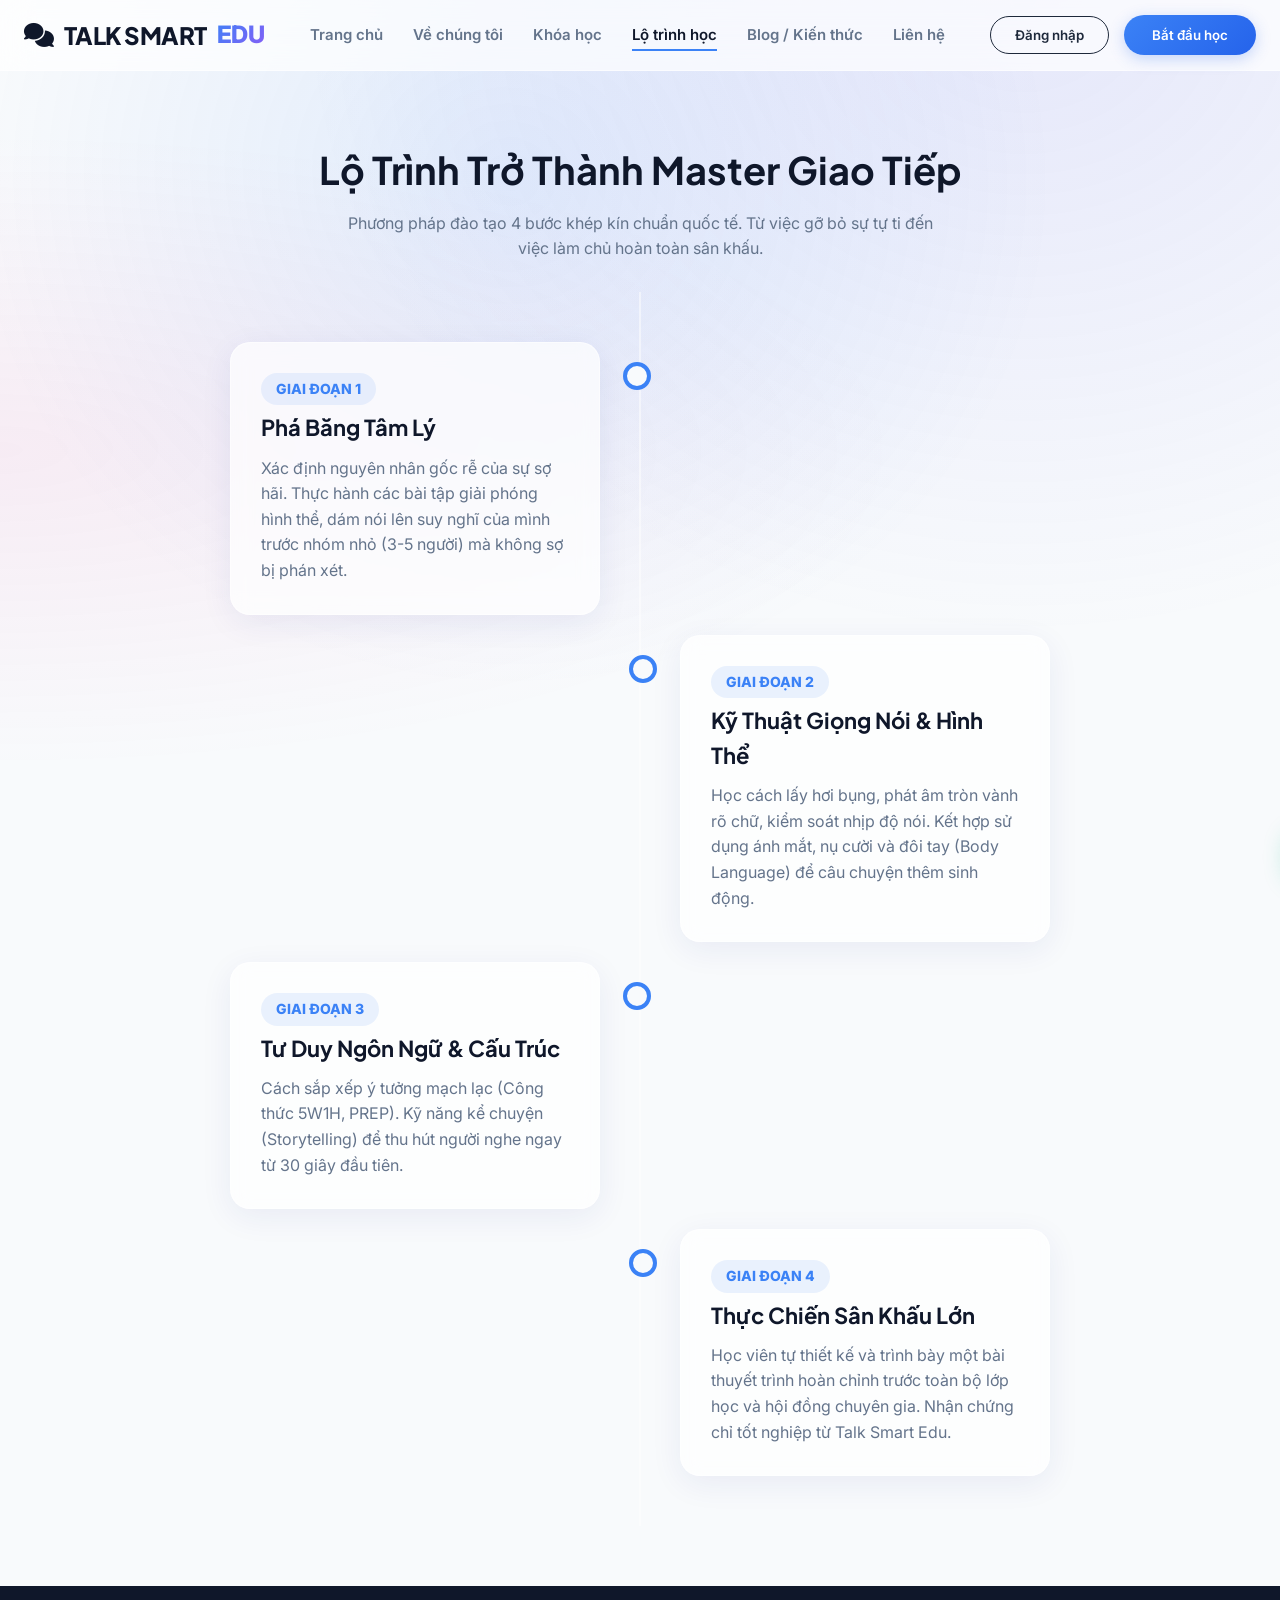
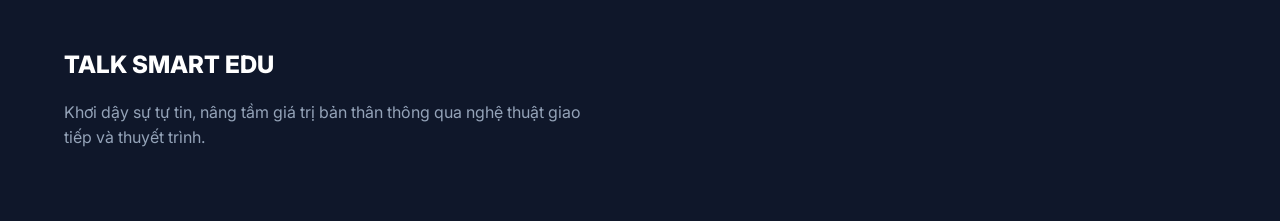
<file: roadmap.html>
<!DOCTYPE html>
<html lang="vi">
<head>
    <meta charset="UTF-8">
    <meta name="viewport" content="width=device-width, initial-scale=1.0">
    <title>TALK SMART EDU - Hệ Thống Đào Tạo Giao Tiếp</title>
    <link rel="preconnect" href="https://fonts.googleapis.com">
    <link rel="preconnect" href="https://fonts.gstatic.com" crossorigin>
    <link href="https://fonts.googleapis.com/css2?family=Inter:wght@300;400;500;600;700&family=Plus+Jakarta+Sans:wght@700;800&display=swap" rel="stylesheet">
    <link rel="stylesheet" href="https://cdnjs.cloudflare.com/ajax/libs/font-awesome/6.4.0/css/all.min.css">
    <link rel="stylesheet" href="style.css?v=1">
</head>
<body>
    <div class="bg-mesh"></div>

    <header>
    <div class="container">
        <nav>
            <a class="logo" href="index.html"><i class="fa-solid fa-comments"></i> TALK SMART <span>EDU</span></a>
            
            <ul class="nav-links">
                <li><a href="index.html">Trang chủ</a></li>
                <li><a href="about.html">Về chúng tôi</a></li>
                <li><a href="courses.html">Khóa học</a></li>
                <li><a href="roadmap.html"  class="active">Lộ trình học</a></li>
                <li><a href="blog.html">Blog / Kiến thức</a></li>
                <li><a href="contact.html">Liên hệ</a></li>
            </ul>
            
            <div class="nav-actions">
                <button class="btn-outline" onclick="app.openModal('login')">Đăng nhập</button>
                <button class="btn-main" onclick="window.location.href='courses.html'">Bắt đầu học</button>
            </div>
        </nav>
    </div>
</header>

    <main class="container">
    <div class="page-header">
        <h1>Lộ Trình Trở Thành Master Giao Tiếp</h1>
        <p style="color: var(--text-gray); max-width: 600px; margin: 0 auto;">Phương pháp đào tạo 4 bước khép kín chuẩn quốc tế. Từ việc gỡ bỏ sự tự ti đến việc làm chủ hoàn toàn sân khấu.</p>
    </div>

    <div class="timeline">
        <div class="timeline-item">
            <div class="timeline-content">
                <span class="step-num">GIAI ĐOẠN 1</span>
                <h3>Phá Băng Tâm Lý</h3>
                <p style="color: var(--text-gray);">Xác định nguyên nhân gốc rễ của sự sợ hãi. Thực hành các bài tập giải phóng hình thể, dám nói lên suy nghĩ của mình trước nhóm nhỏ (3-5 người) mà không sợ bị phán xét.</p>
            </div>
        </div>
        <div class="timeline-item">
            <div class="timeline-content">
                <span class="step-num">GIAI ĐOẠN 2</span>
                <h3>Kỹ Thuật Giọng Nói & Hình Thể</h3>
                <p style="color: var(--text-gray);">Học cách lấy hơi bụng, phát âm tròn vành rõ chữ, kiểm soát nhịp độ nói. Kết hợp sử dụng ánh mắt, nụ cười và đôi tay (Body Language) để câu chuyện thêm sinh động.</p>
            </div>
        </div>
        <div class="timeline-item">
            <div class="timeline-content">
                <span class="step-num">GIAI ĐOẠN 3</span>
                <h3>Tư Duy Ngôn Ngữ & Cấu Trúc</h3>
                <p style="color: var(--text-gray);">Cách sắp xếp ý tưởng mạch lạc (Công thức 5W1H, PREP). Kỹ năng kể chuyện (Storytelling) để thu hút người nghe ngay từ 30 giây đầu tiên.</p>
            </div>
        </div>
        <div class="timeline-item">
            <div class="timeline-content">
                <span class="step-num">GIAI ĐOẠN 4</span>
                <h3>Thực Chiến Sân Khấu Lớn</h3>
                <p style="color: var(--text-gray);">Học viên tự thiết kế và trình bày một bài thuyết trình hoàn chỉnh trước toàn bộ lớp học và hội đồng chuyên gia. Nhận chứng chỉ tốt nghiệp từ Talk Smart Edu.</p>
            </div>
        </div>
    </div>
</main>

    <footer>
        <div class="container">
            <div class="footer-grid">
                <div>
                    <a class="footer-logo">TALK SMART EDU</a>
                    <p>Khơi dậy sự tự tin, nâng tầm giá trị bản thân thông qua nghệ thuật giao tiếp và thuyết trình.</p>
                </div>
                </div>
        </div>
    </footer>

    <div class="modal-overlay" id="authModal">
        <div class="modal-content">
            <button class="close-btn" onclick="app.closeModal('authModal')"><i class="fa-solid fa-xmark"></i></button>
            <div class="tab-switcher">
                <button class="tab-btn active" id="tabLogin" onclick="app.switchAuthTab('login')">Đăng nhập</button>
                <button class="tab-btn" id="tabRegister" onclick="app.switchAuthTab('register')">Đăng ký</button>
            </div>
            
            <form id="formLogin" onsubmit="event.preventDefault(); app.showToast('Đăng nhập thành công!'); app.closeModal('authModal');">
                <div class="form-group"><label>Email</label><input type="text" class="form-control" placeholder="Nhập email" required></div>
                <div class="form-group"><label>Mật khẩu</label><input type="password" class="form-control" placeholder="Nhập mật khẩu" required></div>
                <button type="submit" class="btn-main" style="width: 100%; padding: 12px; border-radius:30px;">ĐĂNG NHẬP</button>
            </form>
            
            <form id="formRegister" style="display: none;" onsubmit="event.preventDefault(); app.showToast('Đăng ký tài khoản thành công!'); app.closeModal('authModal');">
                <div class="form-group"><label>Họ và tên</label><input type="text" class="form-control" placeholder="Tên của bạn" required></div>
                <div class="form-group"><label>Email</label><input type="email" class="form-control" placeholder="Email của bạn" required></div>
                <div class="form-group"><label>Mật khẩu</label><input type="password" class="form-control" placeholder="Tạo mật khẩu" required></div>
                <button type="submit" class="btn-main" style="width: 100%; padding: 12px; border-radius:30px;">TẠO TÀI KHOẢN</button>
            </form>
        </div>
    </div>

    <div class="modal-overlay" id="consultModal">
        <div class="modal-content">
            <button class="close-btn" onclick="app.closeModal('consultModal')"><i class="fa-solid fa-xmark"></i></button>
            <h2 style="margin-bottom: 20px; text-align: center; color: var(--secondary);">Đăng ký nhận tư vấn</h2>
            <form onsubmit="event.preventDefault(); app.showToast('Đã nhận thông tin! Tư vấn viên sẽ liên hệ sớm.'); app.closeModal('consultModal');">
                <div class="form-group"><label>Số điện thoại (Zalo)</label><input type="tel" class="form-control" placeholder="09xx xxx xxx" required></div>
                <div class="form-group">
                    <label>Vấn đề bạn đang gặp phải</label>
                    <select class="form-control">
                        <option>Ngại giao tiếp, sợ đám đông</option>
                        <option>Kỹ năng thuyết trình kém</option>
                        <option>Cần kỹ năng cho công sở/phỏng vấn</option>
                    </select>
                </div>
                <button type="submit" class="btn-main" style="width: 100%; padding: 12px; border-radius:30px;">GỬI YÊU CẦU</button>
            </form>
        </div>
    </div>

    <div class="toast" id="toastBox"><i class="fa-solid fa-circle-check"></i><span id="toastMsg"></span></div>
    
    <script src="script.js"></script>
</body>
</html>
</file>
<file: style.css>
:root {
    --primary: #3b82f6; 
    --primary-hover: #2563eb;
    --secondary: #0f172a;
    --accent: #60a5fa;
    --text-dark: #1e293b;
    --text-gray: #64748b;
    --bg-light: #f8fafc;
    
    /* Glassmorphism */
    --glass-bg: rgba(255, 255, 255, 0.7);
    --glass-border: rgba(255, 255, 255, 0.5);
    --glass-shadow: 0 8px 32px 0 rgba(31, 38, 135, 0.07);
    
    --radius-lg: 20px;
    --radius-md: 12px;
    --transition: all 0.4s cubic-bezier(0.4, 0, 0.2, 1);
}

* { margin: 0; padding: 0; box-sizing: border-box; font-family: 'Inter', sans-serif; }
body { color: var(--text-dark); background-color: var(--bg-light); overflow-x: hidden; line-height: 1.6; padding-top: 80px; }
h1, h2, h3, h4, .logo { font-family: 'Plus Jakarta Sans', sans-serif; }
.container { max-width: 1200px; margin: 0 auto; padding: 0 24px; }
a { text-decoration: none; cursor: pointer; color: inherit; }
button { cursor: pointer; font-family: 'Inter', sans-serif; outline: none; border: none; }

/* Background động dạng mây loang màu */
.bg-mesh {
    position: fixed;
    top: 0; left: 0; width: 100vw; height: 100vh;
    z-index: -1;
    background: 
        radial-gradient(at 40% 20%, rgba(59, 130, 246, 0.12) 0px, transparent 50%),
        radial-gradient(at 80% 0%, rgba(99, 102, 241, 0.12) 0px, transparent 50%),
        radial-gradient(at 0% 50%, rgba(236, 72, 153, 0.08) 0px, transparent 50%);
    animation: meshFlow 15s ease-in-out infinite alternate;
}
@keyframes meshFlow {
    0% { transform: scale(1) translateY(0); }
    100% { transform: scale(1.05) translateY(-15px); }
}

/* --- Header Kính mờ (Đã Fix Lỗi Giao Diện) --- */
header { 
    background: rgba(255, 255, 255, 0.7); 
    backdrop-filter: blur(15px); 
    -webkit-backdrop-filter: blur(15px);
    border-bottom: 1px solid var(--glass-border); 
    padding: 15px 0; 
    position: fixed; top: 0; width: 100%; z-index: 1000; 
}

/* Nới rộng vùng chứa một chút để menu rộng rãi hơn */
header .container {
    max-width: 1350px;
}

nav { 
    display: flex; 
    justify-content: space-between; 
    align-items: center; 
    width: 100%;
}

/* Ép logo không bị rớt dòng chữ EDU */
.logo { 
    font-size: 24px; font-weight: 800; display: flex; align-items: center; gap: 10px; color: var(--secondary); letter-spacing: -0.5px;
    white-space: nowrap; 
}
.logo span { background: linear-gradient(135deg, var(--primary), #8b5cf6); -webkit-background-clip: text; -webkit-text-fill-color: transparent; }

/* Căn giữa menu và ép chữ nằm trên 1 dòng */
.nav-links { 
    display: flex; gap: 30px; list-style: none; align-items: center; justify-content: center;
}
.nav-links li {
    white-space: nowrap;
}
.nav-links li a { 
    color: var(--text-gray); font-weight: 600; transition: var(--transition); font-size: 15px; position: relative; padding: 5px 0; 
}
.nav-links li a::after {
    content: ''; position: absolute; width: 0; height: 2px; bottom: -2px; left: 0; background: var(--primary); transition: var(--transition);
}
.nav-links li a:hover, .nav-links li a.active { color: var(--secondary); }
.nav-links li a:hover::after, .nav-links li a.active::after { width: 100%; }

/* Ép 2 nút bấm nằm ngang cạnh nhau */
.nav-actions { 
    display: flex; gap: 15px; align-items: center;
    white-space: nowrap;
}

/* Buttons */
.btn-outline { 
    border: 1.5px solid var(--text-dark); color: var(--text-dark); padding: 10px 24px; border-radius: 30px; font-weight: 600; background: transparent; transition: var(--transition); 
}
.btn-outline:hover { background: var(--text-dark); color: white; transform: translateY(-2px); }
.btn-main { 
    background: linear-gradient(135deg, var(--primary), #2563eb); color: white; padding: 12px 28px; border-radius: 30px; font-weight: 600; transition: var(--transition); box-shadow: 0 4px 15px rgba(37, 99, 235, 0.25);
}
.btn-main:hover { transform: translateY(-3px); box-shadow: 0 8px 25px rgba(37, 99, 235, 0.35); }

/* --- HOME PAGE STYLE --- */
.hero { padding: 100px 0 60px; text-align: center; }
.hero h1 { font-size: clamp(38px, 5vw, 60px); line-height: 1.15; margin-bottom: 24px; color: var(--secondary); letter-spacing: -1px;}
.hero h1 span { background: linear-gradient(135deg, var(--primary), #8b5cf6); -webkit-background-clip: text; -webkit-text-fill-color: transparent; }
.hero p { font-size: 18px; color: var(--text-gray); max-width: 600px; margin: 0 auto 40px; }
.hero-stats { display: flex; justify-content: center; gap: 30px; margin-top: 60px; flex-wrap: wrap; }
.stat-item { background: var(--glass-bg); backdrop-filter: blur(10px); padding: 25px 35px; border-radius: var(--radius-lg); border: 1px solid var(--glass-border); box-shadow: var(--glass-shadow); width: 200px; transition: var(--transition); }
.stat-item:hover { transform: translateY(-8px); }
.stat-item h3 { font-size: 36px; color: var(--primary); }

.features-grid { display: grid; grid-template-columns: repeat(auto-fit, minmax(280px, 1fr)); gap: 30px; margin-top: 50px; }
.feature-card { padding: 40px 30px; background: var(--glass-bg); border-radius: var(--radius-lg); border: 1px solid var(--glass-border); box-shadow: var(--glass-shadow); text-align: center; transition: var(--transition); }
.feature-card:hover { transform: translateY(-8px); border-color: var(--primary); }
.feature-card i { font-size: 44px; color: var(--primary); margin-bottom: 20px; }

/* --- COURSES PAGE STYLE --- */
.page-header { padding: 60px 0 30px; text-align: center; }
.page-header h1 { font-size: 38px; color: var(--secondary); margin-bottom: 10px; }
.filter-bar { display: flex; justify-content: center; gap: 15px; margin: 30px 0 50px; }
.filter-btn { background: var(--glass-bg); border: 1px solid var(--glass-border); padding: 10px 24px; border-radius: 30px; font-weight: 600; color: var(--text-gray); transition: var(--transition); backdrop-filter: blur(5px); }
.filter-btn:hover, .filter-btn.active { background: var(--secondary); color: white; border-color: var(--secondary); }
.course-grid { display: grid; grid-template-columns: repeat(auto-fill, minmax(320px, 1fr)); gap: 35px; padding-bottom: 80px; }

.course-card { background: var(--glass-bg); backdrop-filter: blur(16px); border-radius: var(--radius-lg); overflow: hidden; border: 1px solid var(--glass-border); transition: var(--transition); display: flex; flex-direction: column; cursor: pointer; box-shadow: var(--glass-shadow); }
.course-card:hover { transform: translateY(-10px); box-shadow: 0 20px 35px rgba(37, 99, 235, 0.12); }
.course-img { height: 200px; background: linear-gradient(135deg, #eff6ff, #e0e7ff); display: flex; align-items: center; justify-content: center; font-size: 65px; color: var(--primary); position: relative; }
.course-tag { position: absolute; top: 20px; left: 20px; background: #ef4444; color: white; padding: 5px 12px; border-radius: 30px; font-size: 11px; font-weight: 800; box-shadow: 0 4px 10px rgba(239, 68, 68, 0.2); }
.course-body { padding: 25px; display: flex; flex-direction: column; flex-grow: 1; }
.course-meta { display: flex; justify-content: space-between; font-size: 13px; color: var(--text-gray); margin-bottom: 12px; font-weight: 600; }
.course-body h3 { font-size: 19px; margin-bottom: 10px; color: var(--secondary); }
.course-body p { font-size: 14px; color: var(--text-gray); margin-bottom: 20px; flex-grow: 1; }
.course-footer { display: flex; justify-content: space-between; align-items: center; border-top: 1px solid rgba(0,0,0,0.05); padding-top: 15px; }
.price { font-size: 20px; font-weight: 800; color: var(--secondary); }

/* --- DETAIL PAGE STYLE --- */
.detail-layout { display: grid; grid-template-columns: 1fr 380px; gap: 40px; padding: 40px 0 80px; }
.content-block { background: var(--glass-bg); backdrop-filter: blur(10px); padding: 35px; border-radius: var(--radius-lg); border: 1px solid var(--glass-border); margin-bottom: 30px; box-shadow: var(--glass-shadow); }
.content-block h2 { font-size: 22px; margin-bottom: 20px; color: var(--secondary); display: flex; align-items: center; gap: 10px; }
.check-list { display: grid; grid-template-columns: 1fr 1fr; gap: 15px; list-style: none; }
.check-list li { display: flex; gap: 10px; font-size: 15px; }
.check-list i { color: #10b981; margin-top: 4px; }
.sidebar-sticky { position: sticky; top: 110px; background: var(--glass-bg); backdrop-filter: blur(16px); border-radius: var(--radius-lg); border: 1px solid var(--glass-border); box-shadow: var(--glass-shadow); overflow: hidden; }
.sidebar-img { height: 200px; background: linear-gradient(135deg, var(--secondary), #1e293b); display: flex; align-items: center; justify-content: center; font-size: 65px; color: white; }
.sidebar-content { padding: 30px; }
.sidebar-price { font-size: 34px; font-weight: 800; color: var(--primary); }
.sidebar-old-price { text-decoration: line-through; color: var(--text-gray); font-size: 15px; margin-bottom: 20px; display: block; }
.btn-full { width: 100%; padding: 14px; font-size: 16px; margin-bottom: 15px; border-radius: 30px; font-weight: 700; }
.includes-list { list-style: none; margin-top: 20px; border-top: 1px solid rgba(0,0,0,0.05); padding-top: 20px; }
.includes-list li { font-size: 14px; margin-bottom: 12px; display: flex; align-items: center; gap: 10px; }
.includes-list i { color: var(--primary); }

/* --- MODALS & TOAST --- */
.modal-overlay { position: fixed; top: 0; left: 0; width: 100%; height: 100%; background: rgba(15, 23, 42, 0.4); backdrop-filter: blur(6px); display: none; justify-content: center; align-items: center; z-index: 2000; opacity: 0; transition: var(--transition); }
.modal-overlay.show { display: flex; opacity: 1; }
.modal-content { background: rgba(255, 255, 255, 0.9); backdrop-filter: blur(20px); width: 100%; max-width: 420px; border-radius: var(--radius-lg); padding: 40px; position: relative; transform: translateY(20px); transition: var(--transition); border: 1px solid var(--glass-border); box-shadow: 0 25px 50px rgba(0,0,0,0.15); }
.modal-overlay.show .modal-content { transform: translateY(0); }
.close-btn { position: absolute; top: 20px; right: 20px; font-size: 22px; color: var(--text-gray); cursor: pointer; background: none; }
.form-group { margin-bottom: 20px; }
.form-group label { display: block; font-size: 14px; font-weight: 600; margin-bottom: 8px; }
.form-control { width: 100%; padding: 12px 15px; border: 1px solid rgba(0,0,0,0.1); border-radius: 10px; font-size: 15px; background: white; outline: none; }
.form-control:focus { border-color: var(--primary); box-shadow: 0 0 0 3px rgba(59,130,246,0.15); }
.tab-switcher { display: flex; margin-bottom: 25px; border-bottom: 2px solid rgba(0,0,0,0.05); }
.tab-btn { flex: 1; padding: 10px; font-weight: 600; color: var(--text-gray); background: none; border-bottom: 2px solid transparent; margin-bottom: -2px; }
.tab-btn.active { color: var(--primary); border-bottom-color: var(--primary); }

.toast { position: fixed; bottom: 30px; right: 30px; background: #10b981; color: white; padding: 15px 25px; border-radius: 10px; font-weight: 600; box-shadow: 0 10px 25px rgba(16,185,129,0.3); display: flex; align-items: center; gap: 10px; transform: translateX(150%); transition: transform 0.4s cubic-bezier(0.68, -0.55, 0.265, 1.55); z-index: 3000; }
.toast.show { transform: translateX(0); }

/* Footer */
footer { background: var(--secondary); color: #94a3b8; padding: 60px 0 30px; margin-top: 60px; }
.footer-grid { display: grid; grid-template-columns: 2fr 1fr 1fr; gap: 40px; margin-bottom: 40px; }
.footer-logo { font-size: 24px; color: white; font-weight: 800; margin-bottom: 15px; display: block; }

/* --- CÁC SECTION MỚI CHO TRANG CHỦ --- */
.section-title { text-align: center; margin-bottom: 50px; }
.section-title h2 { font-size: 36px; color: var(--secondary); margin-bottom: 15px; }
.section-title p { color: var(--text-gray); font-size: 16px; max-width: 600px; margin: 0 auto; }

/* Instructor (Chuyên gia) */
.instructor-grid { display: grid; grid-template-columns: repeat(auto-fit, minmax(250px, 1fr)); gap: 30px; }
.instructor-card { background: var(--glass-bg); backdrop-filter: blur(10px); border-radius: var(--radius-lg); border: 1px solid var(--glass-border); padding: 30px; text-align: center; transition: var(--transition); }
.instructor-card:hover { transform: translateY(-10px); border-color: var(--primary); }
.instructor-img { width: 120px; height: 120px; border-radius: 50%; margin: 0 auto 20px; background: linear-gradient(135deg, #e0e7ff, #c7d2fe); border: 4px solid white; box-shadow: var(--glass-shadow); display: flex; align-items: center; justify-content: center; font-size: 40px; color: var(--primary); }
.instructor-card h3 { font-size: 20px; color: var(--secondary); margin-bottom: 5px; }
.instructor-card p { font-size: 14px; color: var(--primary); font-weight: 600; }

/* Testimonials (Cảm nhận) */
.testimonial-grid { display: grid; grid-template-columns: repeat(auto-fit, minmax(300px, 1fr)); gap: 30px; }
.testimonial-card { background: white; padding: 30px; border-radius: var(--radius-lg); border: 1px solid rgba(0,0,0,0.05); box-shadow: 0 10px 30px -10px rgba(0,0,0,0.05); position: relative; }
.testimonial-card i.fa-quote-left { position: absolute; top: 20px; right: 30px; font-size: 40px; color: #f1f5f9; z-index: 0; }
.testimonial-content { position: relative; z-index: 1; font-style: italic; color: var(--text-gray); margin-bottom: 20px; line-height: 1.7; }
.testimonial-author { display: flex; align-items: center; gap: 15px; }
.author-avatar { width: 50px; height: 50px; border-radius: 50%; background: var(--primary); color: white; display: flex; align-items: center; justify-content: center; font-weight: bold; }

/* FAQ (Câu hỏi thường gặp) */
.faq-list { max-width: 800px; margin: 0 auto; display: flex; flex-direction: column; gap: 15px; }
details { background: var(--glass-bg); backdrop-filter: blur(10px); border: 1px solid var(--glass-border); border-radius: var(--radius-md); overflow: hidden; }
summary { padding: 20px 25px; font-weight: 600; font-size: 16px; cursor: pointer; color: var(--secondary); list-style: none; display: flex; justify-content: space-between; align-items: center; }
summary::-webkit-details-marker { display: none; }
summary::after { content: '+'; font-size: 24px; color: var(--primary); transition: 0.3s; }
details[open] summary::after { content: '-'; }
.faq-content { padding: 0 25px 25px; color: var(--text-gray); line-height: 1.7; border-top: 1px solid rgba(0,0,0,0.05); margin-top: 10px; padding-top: 15px; }

/* CTA Bottom */
.cta-section { background: linear-gradient(135deg, var(--secondary), #1e293b); border-radius: var(--radius-lg); padding: 60px 40px; text-align: center; margin: 80px 0; color: white; box-shadow: 0 20px 40px rgba(15, 23, 42, 0.4); }
.cta-section h2 { color: white; font-size: 36px; margin-bottom: 20px; }

/* --- TIMELINE CHO TRANG LỘ TRÌNH --- */
.timeline { position: relative; max-width: 900px; margin: 0 auto; padding: 40px 0; }
.timeline::after { content: ''; position: absolute; width: 2px; background: var(--glass-border); top: 0; bottom: 0; left: 50%; margin-left: -1px; }
.timeline-item { padding: 10px 40px; position: relative; width: 50%; transition: var(--transition); }
.timeline-item:nth-child(odd) { left: 0; }
.timeline-item:nth-child(even) { left: 50%; }
.timeline-item::after { content: ''; position: absolute; width: 20px; height: 20px; right: -11px; background: var(--bg-light); border: 4px solid var(--primary); top: 30px; border-radius: 50%; z-index: 1; transition: var(--transition); }
.timeline-item:nth-child(even)::after { left: -11px; }
.timeline-item:hover::after { background: var(--primary); box-shadow: 0 0 15px rgba(59, 130, 246, 0.6); }

.timeline-content { padding: 30px; background: var(--glass-bg); backdrop-filter: blur(10px); border-radius: var(--radius-lg); border: 1px solid var(--glass-border); box-shadow: var(--glass-shadow); transition: var(--transition); }
.timeline-content:hover { transform: translateY(-5px); border-color: var(--primary); }
.timeline-content h3 { color: var(--secondary); margin-bottom: 10px; font-size: 22px; }
.step-num { color: var(--primary); font-weight: 800; font-size: 14px; margin-bottom: 5px; display: inline-block; background: rgba(59, 130, 246, 0.1); padding: 5px 15px; border-radius: 20px; }

/* Responsive Timeline cho Mobile */
@media screen and (max-width: 768px) {
    .timeline::after { left: 31px; }
    .timeline-item { width: 100%; padding-left: 70px; padding-right: 0; }
    .timeline-item:nth-child(even) { left: 0; }
    .timeline-item::after { left: 20px; }
    .timeline-item:nth-child(even)::after { left: 20px; }
}

/* --- TRANG LIÊN HỆ --- */
.contact-grid { display: grid; grid-template-columns: 1fr 1fr; gap: 40px; align-items: stretch; max-width: 1000px; margin: 0 auto; }
.contact-info { background: linear-gradient(135deg, var(--secondary), #1e293b); color: white; padding: 40px; border-radius: var(--radius-lg); box-shadow: 0 20px 40px rgba(15, 23, 42, 0.2); }
.contact-info h3 { color: white; margin-bottom: 30px; font-size: 26px; }
.info-item { display: flex; gap: 20px; margin-bottom: 25px; align-items: flex-start; }
.info-item i { font-size: 24px; color: var(--accent); margin-top: 3px; }
.info-text h4 { font-size: 16px; margin-bottom: 5px; color: white; }
.info-text p { color: #94a3b8; font-size: 15px; }
.contact-form { background: var(--glass-bg); backdrop-filter: blur(10px); padding: 40px; border-radius: var(--radius-lg); border: 1px solid var(--glass-border); box-shadow: var(--glass-shadow); }

/* --- TRANG VỀ CHÚNG TÔI --- */
.about-story { display: grid; grid-template-columns: 1fr 1fr; gap: 50px; align-items: center; padding: 60px 0; }
.about-img { border-radius: var(--radius-lg); overflow: hidden; box-shadow: var(--glass-shadow); border: 1px solid var(--glass-border); position: relative; }
.about-img img { width: 100%; height: 100%; object-fit: cover; display: block; transition: transform 0.5s ease; min-height: 400px; }
.about-img:hover img { transform: scale(1.05); }
.about-text h2 { color: var(--secondary); font-size: 32px; margin-bottom: 20px; line-height: 1.3; }
.about-text p { color: var(--text-gray); margin-bottom: 15px; font-size: 16px; line-height: 1.8; }
.about-vision { background: linear-gradient(135deg, var(--primary), #8b5cf6); color: white; padding: 40px; border-radius: var(--radius-lg); margin-top: 40px; text-align: center; box-shadow: 0 15px 30px rgba(59, 130, 246, 0.3); }
.about-vision h3 { color: white; margin-bottom: 15px; font-size: 24px; }

@media screen and (max-width: 768px) {
    .about-story { grid-template-columns: 1fr; gap: 30px; }
    .about-img img { min-height: 250px; }
}
</file>
